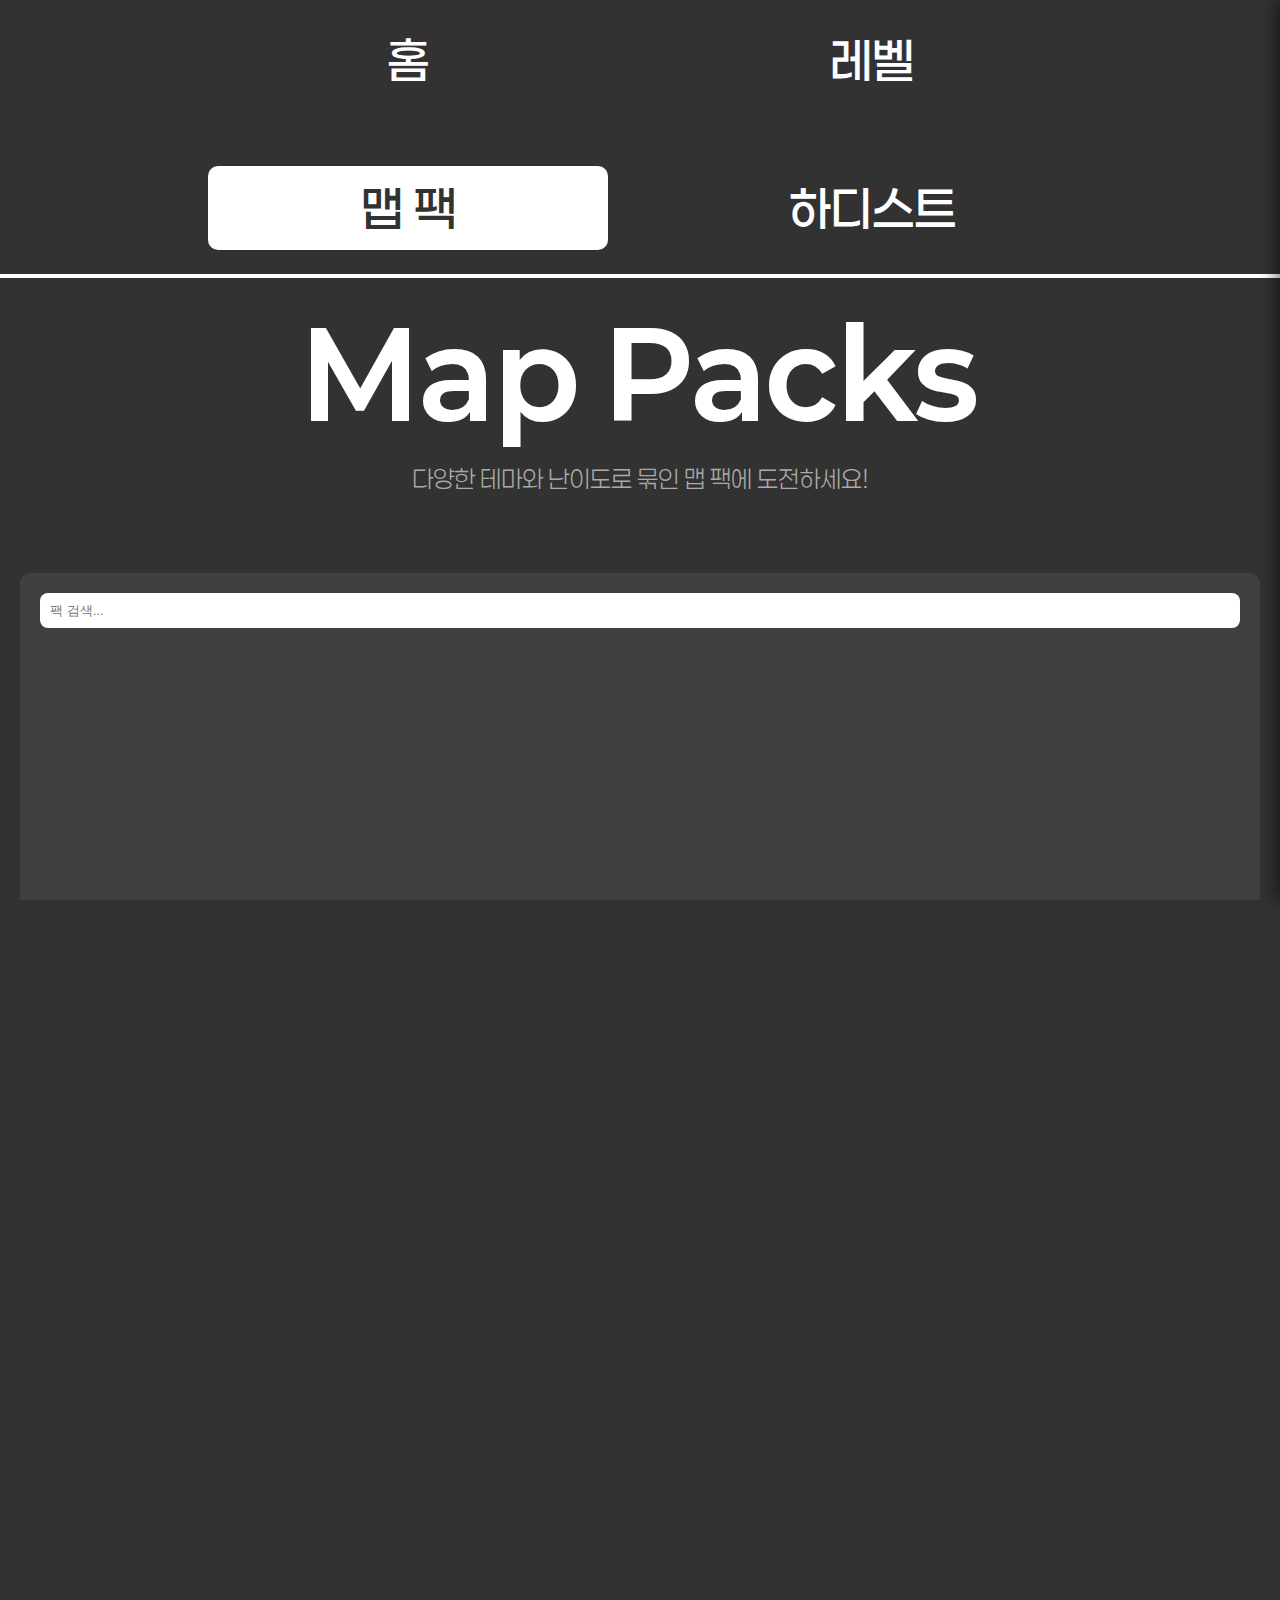
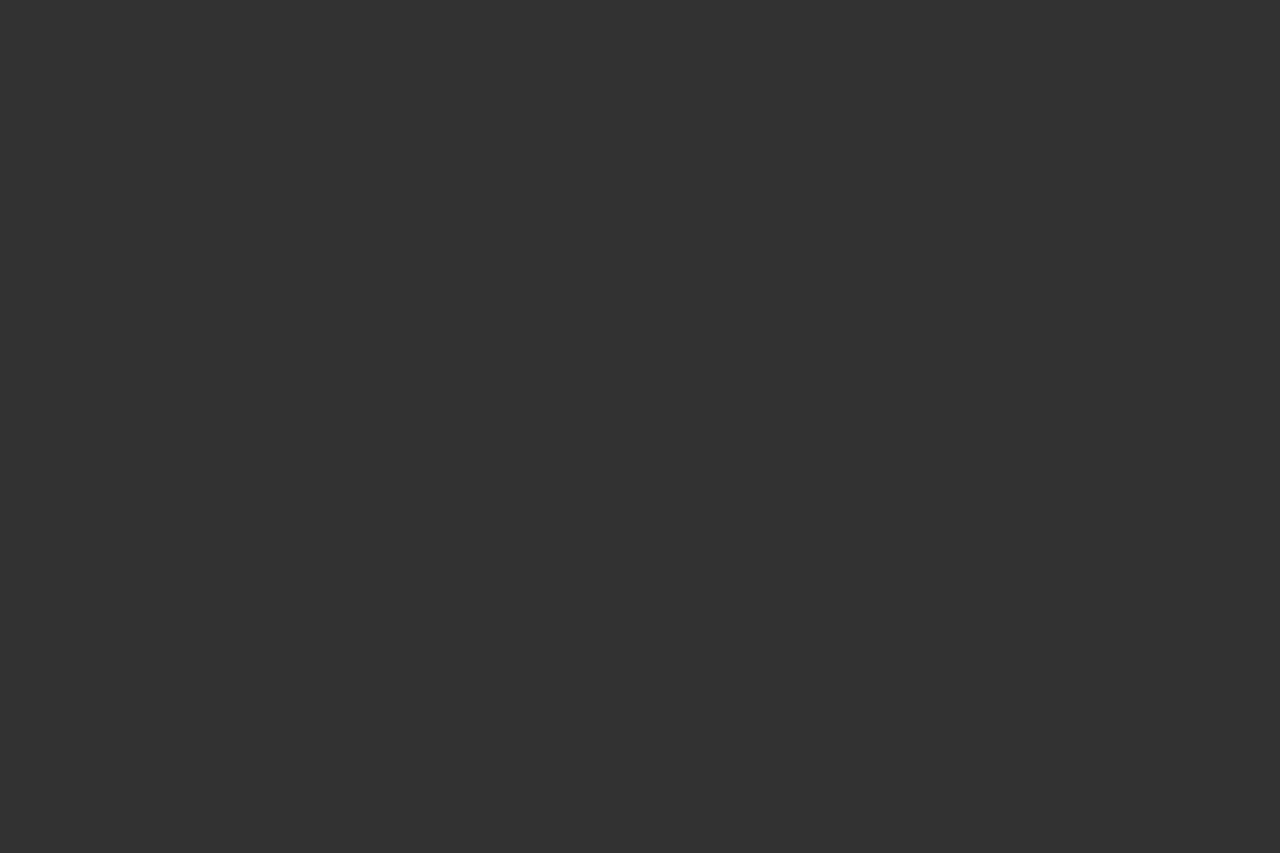
<file: mappack.html>
<!DOCTYPE html>
<html>
<head>
<meta charset="UTF-8" />
<meta name="viewport" content="user-scalable=no, initial-scale=1.0" />
<title>초친 포럼 (맵 팩)</title>

<style>
/* --- 기본 설정 --- */
html, body {
  height: 100%;
  margin: 0;
  background: #323232;
  display: flex;
  flex-direction: column;
  overflow-x: hidden;
}
* { box-sizing: border-box; }

/* 폰트 설정 */
@font-face { font-family: Paperlogy1; src: url('font - paperlogy/Paperlogy-1.ttf'); }
@font-face { font-family: Paperlogy2; src: url('font - paperlogy/Paperlogy-2.ttf'); }
@font-face { font-family: Paperlogy3; src: url('font - paperlogy/Paperlogy-3.ttf'); }
@font-face { font-family: Paperlogy4; src: url('font - paperlogy/Paperlogy-4.ttf'); }
@font-face { font-family: Paperlogy5; src: url('font - paperlogy/Paperlogy-5.ttf'); }
@font-face { font-family: Paperlogy6; src: url('font - paperlogy/Paperlogy-6.ttf'); }
@font-face { font-family: Paperlogy7; src: url('font - paperlogy/Paperlogy-7.ttf'); }
@font-face { font-family: Paperlogy8; src: url('font - paperlogy/Paperlogy-8.ttf'); }
@font-face { font-family: Paperlogy9; src: url('font - paperlogy/Paperlogy-9.ttf'); }

a { color: inherit; text-decoration: none; }

/* --- 헤더 영역 --- */
.header-container {
  display: flex;
  justify-content: center;
  align-items: center;
  gap: 5vw;
  padding: 2vh 0;
  flex-wrap: wrap;
}
.header-btn-wrapper {
  width: min(400px, 90vw);
  display: flex;
  justify-content: center;
}
.header-btn {
  background-color: #323232;
  color: white;
  font-size: clamp(1.5rem, 4vw, 3rem);
  cursor: pointer;
  padding: 1.5vh 0;
  border: none;
  border-radius: 10px;
  width: 100%;
  transition: background-color 0.25s ease, color 0.25s ease;
  font-family: Paperlogy5;
}
.header-btn:hover, .header-btn.active {
  background-color: #fff;
  color: #323232;
}
.divider {
  border: 2px solid white;
  width: 100%;
  height: 0;
  margin: 6px 0;
}

/* --- 메인 컨테이너 --- */
.main-container {
  display: flex;
  gap: 20px;
  padding: 20px;
  align-items: stretch;
  min-height: 800px;
}
  
.container,
.detail-panel {
  background: #404040;
  border-radius: 10px;
  padding: 20px;
  display: flex;
  flex-direction: column;
  overflow: hidden;
}

.container { flex: 1; min-width: 0; }
.detail-panel { flex: 2; background: #505050; overflow-y: auto; min-width: 0; }
.detail-panel.clears-panel { flex: 1; background: #404040; }

.history-panel {
  width: calc(100% - 40px);
  margin: 0 auto 40px auto;
  background: #3a3a3a;
  border-radius: 10px;
  padding: 20px;
  min-height: 200px;
}

@media (max-width: 1400px) {
  .main-container { flex-direction: column; }
  .container, .detail-panel, .detail-panel.clears-panel { width: 100%; margin-bottom: 20px; height: 600px; flex: none; }
}

/* --- 리스트 아이템 스타일 --- */
.item {
  display: flex;
  align-items: center;
  padding: 15px;
  gap: 15px;
  border-bottom: 1px solid #777;
  cursor: pointer;
  transition: 0.2s;
}
.item:hover, .item.active { background-color: #ffffff; }
.item:hover *, .item.active * { color: #000000 !important; }

.pack-tier {
  font-family: Paperlogy9;
  font-size: 1.8rem;
  min-width: 60px;
  text-align: center;
  text-shadow: 2px 2px 4px rgba(0,0,0,0.5); 
}
.title { font-family: Paperlogy7; font-size: 1.4rem; color: #fff; }
.creator { font-family: Paperlogy4; font-size: 0.9rem; color: #d0d0d0; }

/* --- 상세 정보 패널 --- */
.detail-header { text-align: center; margin-bottom: 20px; }
.pack-title { font-family: Paperlogy9; font-size: 3rem; color: #fff; margin-bottom: 5px; }
.pack-subtitle { font-family: Paperlogy4; font-size: 1.1rem; color: #aaa; }

.pack-content-box {
  background: #444;
  border-radius: 10px;
  padding: 20px;
  margin-top: 20px;
}
.content-header {
  font-family: Paperlogy6;
  font-size: 1.5rem;
  color: #fff;
  margin-bottom: 15px;
  border-bottom: 2px solid #666;
  padding-bottom: 10px;
}
.level-item {
  display: flex;
  align-items: center;
  padding: 10px;
  background: #3a3a3a;
  border-radius: 8px;
  margin-bottom: 8px;
  transition: 0.2s;
  cursor: pointer;
}
.level-item:hover { background: #666; transform: translateX(5px); }
.level-idx {
  font-family: Paperlogy7;
  font-size: 1.2rem;
  color: #aaa;
  width: 40px;
  text-align: center;
}
.level-info { flex: 1; }
.level-name { font-family: Paperlogy6; font-size: 1.1rem; color: #fff; }
.level-author { font-family: Paperlogy4; font-size: 0.85rem; color: #ccc; }

.clear-row {
  display: flex;
  justify-content: space-between;
  padding: 8px 10px;
  border-bottom: 1px solid #555;
  color: #fff;
  font-family: Paperlogy5;
}

#detailHeader { text-align: center; margin-bottom: 60px; }
#headerTitle { font-family: Paperlogy7; font-size: 120px; color: #fff; margin: 20px 0; }
#detailSubtitle { color: #aaa; font-family: Paperlogy3; font-size: 24px; }

/* 개발자 패널 */
.dev-panel {
  position: fixed; top: 0; right: -480px; width: 480px; height: 100%;
  background: #2f2f2f; box-shadow: -4px 0 16px rgba(0,0,0,0.5);
  transition: 0.3s; z-index: 9999; display: flex; flex-direction: column;
}
.dev-panel.open { right: 0; }
.dev-content { padding: 20px; overflow-y: auto; flex: 1; }
.dev-input { width: 100%; padding: 10px; margin-bottom: 10px; border-radius: 6px; border: none; font-family: Paperlogy5; }
.dev-label { color: #fff; margin-bottom: 5px; display: block; font-family: Paperlogy4; }

/* 개별 레벨이 클리어되었을 때 */
.level-item.cleared {
  background-color: #2e4a2e !important;
  color: #4f9 !important;
}

/* 맵 팩 전체를 클리어했을 때 (카드 테두리와 배경 강조) */
.mappack-card.all-cleared {
  background-color: #1e3a1e !important;
  border: 3px solid #4f9 !important;
  box-shadow: 0 0 15px rgba(79, 255, 153, 0.3);
}

/* 체크 표시 아이콘 */
.check-mark {
  color: #4f9;
  margin-left: 5px;
  display: none;
}
.level-item.cleared .check-mark {
  display: inline;
}
</style>
</head>

<body>

<div class="header-container">
  <a href="../index.html" class="header-btn-wrapper"><button class="header-btn">홈</button></a>
  <a href="level/classic.html" class="header-btn-wrapper"><button class="header-btn">레벨</button></a>
  <div class="header-btn-wrapper"><button class="header-btn active">맵 팩</button></div>
  <div class="header-btn-wrapper"><button class="header-btn">하디스트</button></div>
</div>

<div class="divider"></div>

<div id="detailHeader">
  <div id="headerTitle">Map Packs</div>
  <div id="detailSubtitle">다양한 테마와 난이도로 묶인 맵 팩에 도전하세요!</div>
</div>

<div class="main-container">
  <div class="container">
    <input id="search" placeholder="팩 검색..." style="width:100%; padding:10px; border-radius:8px; border:none;">
    <div id="packList" style="overflow-y:auto; flex:1;"></div>
  </div>

  <div class="detail-panel">
    <div id="packDetailContent">
      <div style="text-align:center; margin-top:50px; color:#888; font-family:Paperlogy5;">데이터를 불러오는 중...</div>
    </div>
  </div>

  <div class="detail-panel clears-panel">
    <div style="font-family:Paperlogy9; font-size:2.5rem; text-align:center; color:white; margin-bottom:20px;">All Clears</div>
    <div id="packClears"></div>
  </div>
</div>

<div class="history-panel">
  <div style="font-family:Paperlogy9; font-size:2rem; text-align:center; color:white; margin-bottom:10px;">최근 변경 기록</div>
  <div id="historyBox"></div>
</div>

<div id="devPanel" class="dev-panel">
  <div style="padding:20px; border-bottom:1px solid #555;">
    <h2 style="color:white; font-family:Paperlogy7; margin:0;">관리자 패널</h2>
  </div>
  <div id="devContent" class="dev-content"></div>
  <button class="header-btn" onclick="exportJson()" style="margin:20px;">JSON 저장</button>
</div>

<script>
const DEV_PASSWORD = '6974';
const TIER_COLORS = {
  "Tier 1": "#00ffff", "Tier 2": "#00ff00", "Tier 3": "#ffff00",
  "Tier 4": "#ffaa00", "Tier 5": "#ff0000", "Tier 6": "#ff00ff", "Unrated": "#888888"
};

let packData = [];
let classicLevelData = []; 
let changeHistory = [];

// [수정] level/classic.json 경로에서 데이터를 가져옴
Promise.all([
  fetch('mappack.json').then(r => r.json()).catch(() => ({ packs: [], history: [] })),
  fetch('level/classic.json').then(r => r.json()).catch(() => ({ levels: [] })) // levels 대신 buttons
]).then(([packJson, levelJson]) => {
  packData = packJson.packs || [];
  changeHistory = packJson.history || [];
  classicLevelData = levelJson.levels || []; // 이 부분을 buttons로 변경!
  
  initPage();
}).catch(err => {
  console.error("데이터 로딩 실패:", err);
  document.getElementById('packDetailContent').innerHTML = "데이터 로드 오류";
});

function initPage() {
  renderList(packData);
  renderHistory();
  if(packData.length > 0) showPackDetail(packData[0]);
}

function renderList() {
  const container = document.getElementById('mappackContainer');
  container.innerHTML = '';

  mapPacks.forEach(pack => {
    let clearedCount = 0;
    
    // 팩 내부 레벨들의 HTML 생성
    const levelsHTML = pack.levels.map(title => {
      const cleared = checkIfLevelCleared(title);
      if (cleared) clearedCount++;
      
      return `
        <div class="level-item ${cleared ? 'cleared' : ''}">
          <span>${title}</span>
          <span class="check-mark">✅</span>
        </div>
      `;
    }).join('');

    // 모든 레벨을 다 깼는지 확인
    const isAllCleared = clearedCount === pack.levels.length && pack.levels.length > 0;

    const packCard = document.createElement('div');
    packCard.className = `mappack-card ${isAllCleared ? 'all-cleared' : ''}`;
    packCard.innerHTML = `
      <div class="mappack-title">${pack.title}</div>
      <div class="progress">Progress: ${clearedCount} / ${pack.levels.length}</div>
      <div class="level-list">${levelsHTML}</div>
    `;
    container.appendChild(packCard);
  });
}

// [핵심] classicLevelData를 검색해서 이동
function goToLevelAuto(levelName, author) {
  // classicLevelData(json의 buttons 배열)에서 찾기
  const target = classicLevelData.find(l => 
    l.title.trim().toLowerCase() === levelName.trim().toLowerCase() &&
    l.creator.trim().toLowerCase() === author.trim().toLowerCase()
  );

  if (target && target.id) {
    window.location.href = `level/classic.html?id=${target.id}`;
  } else {
    // 찾지 못했을 때 디버깅을 위해 콘솔에 데이터를 찍어볼 수 있어
    console.log("검색 중인 레벨:", levelName, author);
    console.log("대상 데이터 리스트:", classicLevelData);
    alert(`'${levelName}' 레벨을 찾을 수 없습니다. (제작자: ${author})`);
  }
}

function showPackDetail(pack, el) {
  document.querySelectorAll('.item.active').forEach(i => i.classList.remove('active'));
  if(el) el.classList.add('active');

  const tierColor = TIER_COLORS[pack.tier] || "#ffffff";
  const content = document.getElementById('packDetailContent');
  
  content.innerHTML = `
    <div class="detail-header">
      <div class="pack-title">${pack.title}</div>
      <div class="pack-subtitle">${pack.description}</div>
      <div style="margin-top:10px;">
        <span style="background:#333; padding:5px 12px; border-radius:15px; border: 1px solid ${tierColor}; color: ${tierColor}; font-weight:bold;">${pack.tier}</span>
        <span style="background:#444; padding:5px 12px; border-radius:15px; margin-left:5px; color:#ddd;">Levels: ${pack.levels.length}</span>
      </div>
    </div>

    <div class="pack-content-box">
      <div class="content-header">수록곡 리스트</div>
      ${pack.levels.map((lvl, idx) => `
        <div class="level-item" onclick="goToLevelAuto('${lvl.name}', '${lvl.author}')">
          <div class="level-idx">${idx + 1}</div>
          <div class="level-info">
            <div class="level-name">${lvl.name}</div>
            <div class="level-author">by ${lvl.author}</div>
          </div>
          <div style="color:#888; font-size:0.8rem;">Click to View →</div>
        </div>
      `).join('')}
    </div>
  `;

  const clearBox = document.getElementById('packClears');
  clearBox.innerHTML = '';
  if(pack.clears && pack.clears.length > 0) {
    pack.clears.forEach(c => {
      const row = document.createElement('div');
      row.className = 'clear-row';
      row.innerHTML = `<span class="clear-user">${c.player}</span><span class="clear-date">${c.date}</span>`;
      clearBox.appendChild(row);
    });
  } else {
    clearBox.innerHTML = '<div style="text-align:center; color:#777; margin-top:20px;">클리어 유저가 없습니다.</div>';
  }
}

document.getElementById('search').addEventListener('input', (e) => {
  const val = e.target.value.toLowerCase();
  const filtered = packData.filter(p => p.title.toLowerCase().includes(val));
  renderList(filtered);
});

/* --- 관리자 패널 --- */
document.addEventListener('keydown', e => {
  if (e.ctrlKey && e.shiftKey && e.key.toLowerCase() === 'e') {
    if (prompt('비밀번호') === DEV_PASSWORD) {
      document.getElementById('devPanel').classList.add('open');
      renderDevHome();
    }
  }
});

function renderDevHome() {
  const box = document.getElementById('devContent');
  box.innerHTML = `
    <button class="header-btn" onclick="renderAddPack()">팩 추가</button>
    <button class="header-btn" onclick="renderAddClear()">클리어 기록 추가</button>
    <button class="header-btn" onclick="document.getElementById('devPanel').classList.remove('open')" style="margin-top:20px;">닫기</button>
  `;
}

function renderAddPack() {
  const box = document.getElementById('devContent');
  box.innerHTML = `
    <div class="dev-label">팩 제목</div>
    <input id="p-title" class="dev-input">
    <div class="dev-label">티어</div>
    <select id="p-tier" class="dev-input">
      ${Object.keys(TIER_COLORS).map(k => `<option value="${k}">${k}</option>`).join('')}
    </select>
    <div class="dev-label">설명</div>
    <input id="p-desc" class="dev-input">
    <div class="dev-label">레벨 목록 (JSON)</div>
    <textarea id="p-levels" class="dev-input" style="height:150px; background:#444; color:#fff;" placeholder='[{"name":"이름", "author":"제작자"}]'></textarea>
    <button class="header-btn" onclick="submitPack()">저장</button>
  `;
}

function submitPack() {
  try {
    const newPack = {
      id: "pack" + Date.now(),
      title: document.getElementById('p-title').value,
      tier: document.getElementById('p-tier').value,
      creator: "Admin",
      description: document.getElementById('p-desc').value,
      levels: JSON.parse(document.getElementById('p-levels').value),
      clears: []
    };
    packData.push(newPack);
    addHistory("팩 추가", newPack.title);
    initPage();
    renderDevHome();
  } catch(e) { alert("JSON 오류"); }
}

function renderAddClear() {
  const box = document.getElementById('devContent');
  box.innerHTML = `
    <div class="dev-label">팩 선택</div>
    <select id="c-pack" class="dev-input">
      ${packData.map((p, i) => `<option value="${i}">${p.title}</option>`).join('')}
    </select>
    <div class="dev-label">플레이어</div>
    <input id="c-player" class="dev-input">
    <button class="header-btn" onclick="submitClear()">추가</button>
  `;
}

function submitClear() {
  const idx = document.getElementById('c-pack').value;
  const player = document.getElementById('c-player').value;
  if(!player) return;
  packData[idx].clears.push({ player, date: new Date().toISOString().split('T')[0] });
  showPackDetail(packData[idx]);
  renderDevHome();
}

function addHistory(type, msg) {
  changeHistory.unshift({ time: new Date().toISOString().split('T')[0], type, detail: msg });
  renderHistory();
}

function renderHistory() {
  const box = document.getElementById('historyBox');
  box.innerHTML = changeHistory.slice(0, 10).map(h => `
    <div style="color:#ccc; font-family:Paperlogy3; margin-bottom:5px;">
      <span style="color:#66ccff">[${h.time}]</span> <b>${h.type}</b>: ${h.detail}
    </div>
  `).join('');
}

function exportJson() {
  const data = { packs: packData, history: changeHistory };
  const blob = new Blob([JSON.stringify(data, null, 2)], {type:'application/json'});
  const a = document.createElement('a');
  a.href = URL.createObjectURL(blob);
  a.download = 'mappack.json';
  a.click();
}

// classic.html에서 저장한 계정 정보를 가져옴
let currentUser = localStorage.getItem('currentUser') || null;

function checkIfLevelCleared(levelTitle) {
  if (!currentUser) return false;
  
  // demonData는 classic.json에서 가져온 레벨 배열
  const levelData = demonData.find(l => l.title === levelTitle);
  if (!levelData) return false;

  const name = currentUser.toLowerCase();

  // 1. 클리어 명단에 100% 기록이 있는지 확인
  const isCleared = levelData.clears && levelData.clears.some(c => 
    c.player.toLowerCase() === name && Number(c.percent) === 100
  );
  
  // 2. 검증자(Verifier)인지 확인
  const isVerifier = levelData.verifier && levelData.verifier.toLowerCase() === name;

  return isCleared || isVerifier;
}

function selectAccount() {
  const name = prompt("본인의 닉네임을 입력해줘:");
  if (name) {
    currentUser = name;
    localStorage.setItem('currentUser', name); // 브라우저에 저장해서 페이지 이동해도 유지
    renderMapPacks(); // 즉시 다시 그리기
  }
}
</script>
</body>
</html>
</file>
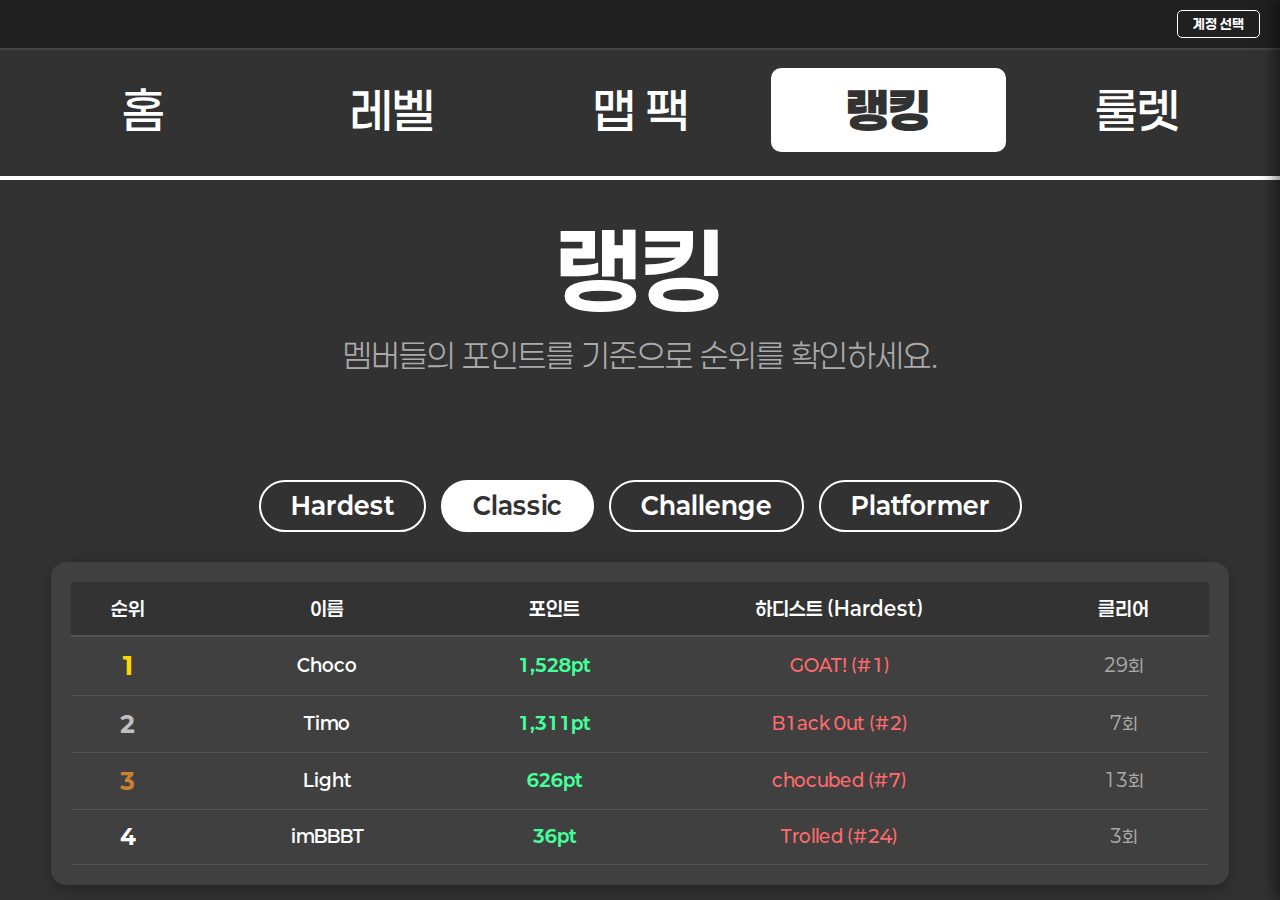
<file: ranking.html>
<!doctype html>
<html>
  <head>
    <meta charset="UTF-8" />
    <meta name="viewport" content="width=device-width, initial-scale=1.0" />
    <title>초친 포럼 (랭킹)</title>
    <style>
      html,
      body {
        height: 100vh;
        margin: 0;
        background: #323232;
        display: flex;
        flex-direction: column;
        overflow: hidden;
      }
      * {
        box-sizing: border-box;
      }

      /* 폰트 설정 (Root 경로 기준) */
      @font-face {
        font-family: Paperlogy1;
        src: url('font - paperlogy/Paperlogy-1.ttf');
        font-display: swap;
      }
      @font-face {
        font-family: Paperlogy2;
        src: url('font - paperlogy/Paperlogy-2.ttf');
        font-display: swap;
      }
      @font-face {
        font-family: Paperlogy3;
        src: url('font - paperlogy/Paperlogy-3.ttf');
        font-display: swap;
      }
      @font-face {
        font-family: Paperlogy4;
        src: url('font - paperlogy/Paperlogy-4.ttf');
        font-display: swap;
      }
      @font-face {
        font-family: Paperlogy5;
        src: url('font - paperlogy/Paperlogy-5.ttf');
        font-display: swap;
      }
      @font-face {
        font-family: Paperlogy6;
        src: url('font - paperlogy/Paperlogy-6.ttf');
        font-display: swap;
      }
      @font-face {
        font-family: Paperlogy7;
        src: url('font - paperlogy/Paperlogy-7.ttf');
        font-display: swap;
      }
      @font-face {
        font-family: Paperlogy8;
        src: url('font - paperlogy/Paperlogy-8.ttf');
        font-display: swap;
      }
      @font-face {
        font-family: Paperlogy9;
        src: url('font - paperlogy/Paperlogy-9.ttf');
        font-display: swap;
      }

      a {
        color: inherit;
        text-decoration: none;
      }

      /* --- 계정 바 스타일 --- */
      .auth-bar {
        background: #202020;
        padding: 10px 20px;
        display: flex;
        justify-content: flex-end;
        align-items: center;
        gap: 15px;
        border-bottom: 2px solid #444;
      }
      .user-status {
        color: #4f9;
        font-family: Paperlogy5;
        font-size: 0.95rem;
      }
      .auth-btn {
        background: transparent;
        border: 1.5px solid #fff;
        color: #fff;
        padding: 5px 15px;
        border-radius: 5px;
        font-family: Paperlogy7;
        cursor: pointer;
        transition: 0.2s;
      }
      .auth-btn:hover {
        background: #fff;
        color: #000;
      }

      /* --- 헤더 --- */
      .header-container {
        display: flex;
        justify-content: center;
        align-items: center;
        gap: 1vw;
        padding: 2vh 2vw;
        flex-wrap: wrap;
      }
      .header-btn-wrapper {
        flex: 1;
        display: flex;
        justify-content: center;
        min-width: 160px;
      }
      .header-btn {
        background-color: #323232;
        color: white;
        font-size: clamp(1.5rem, 4vw, 3rem);
        cursor: pointer;
        padding: 1.5vh 0;
        border: none;
        border-radius: 10px;
        width: 100%;
        transition:
          background-color 0.25s ease,
          color 0.25s ease;
        font-family: Paperlogy5;
      }
      .header-btn:hover,
      .header-btn.active {
        background-color: #fff;
        color: #323232;
        font-family: Paperlogy9;
      }
      .divider {
        border: 2px solid white;
        width: 100%;
        height: 0;
        margin: 6px 0;
      }
      .hamburger {
        display: none;
        font-size: 2.5rem;
        color: white;
        background: none;
        border: none;
        cursor: pointer;
        padding: 10px;
      }
      .header-container.open .header-btn-wrapper {
        display: flex;
      }

      /* --- 페이지 타이틀 --- */
      .page-title-container {
        text-align: center;
        margin: 2rem 0 3rem 0;
        padding: 0 1rem;
      }
      .page-title {
        font-family: Paperlogy7;
        font-size: clamp(2.5rem, 8vw, 6rem);
        color: #fff;
        margin: 0;
        line-height: 1.1;
      }
      .page-subtitle {
        font-family: Paperlogy3;
        font-size: clamp(1rem, 2.5vw, 2rem);
        color: #aaa;
        margin-top: 0.5rem;
        line-height: 1.5;
      }

      /* --- 메인 컨텐츠 --- */
      .main-container {
        flex: 1;
        padding: 20px;
        overflow-y: auto;
        display: flex;
        flex-direction: column;
        align-items: center;
      }

      .mode-selector {
        display: flex;
        gap: 15px;
        margin-bottom: 30px;
        justify-content: center;
      }
      .mode-btn {
        background: transparent;
        border: 2px solid #fff;
        color: #fff;
        padding: 10px 30px;
        border-radius: 999px;
        font-family: Paperlogy7;
        font-size: 1.5rem;
        cursor: pointer;
        transition: 0.2s;
      }
      .mode-btn:hover {
        background: rgba(255, 255, 255, 0.2);
      }
      .mode-btn.active {
        background: #fff;
        color: #323232;
      }

      /* --- 랭킹 테이블 --- */
      .ranking-table-wrapper {
        width: 100%;
        max-width: 95%;
        background: #404040;
        border-radius: 15px;
        padding: 20px;
        box-shadow: 0 4px 15px rgba(0, 0, 0, 0.3);
      }
      table {
        width: 100%;
        border-collapse: collapse;
        color: white;
        font-family: Paperlogy4;
      }
      th {
        background: #333;
        padding: 15px;
        font-family: Paperlogy6;
        font-size: 1.2rem;
        border-bottom: 2px solid #555;
        text-align: center;
      }
      td {
        padding: 15px;
        border-bottom: 1px solid #555;
        text-align: center;
        font-size: 1.1rem;
      }
      tr:hover {
        background: #4a4a4a;
      }

      .rank-num {
        font-family: Paperlogy8;
        font-size: 1.3rem;
      }
      .rank-1 {
        color: #ffd700;
        font-size: 1.5rem;
      }
      .rank-2 {
        color: #c0c0c0;
        font-size: 1.4rem;
      }
      .rank-3 {
        color: #cd7f32;
        font-size: 1.4rem;
      }

      .user-name {
        font-family: Paperlogy6;
        color: #fff;
      }
      .user-points {
        color: #4f9;
        font-family: Paperlogy7;
      }
      .hardest-level {
        color: #ff6b6b;
        font-family: Paperlogy5;
      }
      .clear-count {
        color: #aaa;
      }

      @media (max-width: 768px) {
        .header-container {
          flex-direction: column;
          gap: 10px;
        }
        .header-btn-wrapper {
          width: 90%;
        }
        .mode-btn {
          padding: 8px 20px;
          font-size: 1.2rem;
        }
        th,
        td {
          padding: 10px 5px;
          font-size: 0.9rem;
        }
        .hardest-level {
          font-size: 0.85rem;
        }
        .hamburger {
          display: block;
        }
      }

      /* --- 개발자 패널 --- */
      .dev-panel {
        position: fixed;
        top: 0;
        right: -450px;
        width: 450px;
        height: 100%;
        background: #222;
        color: white;
        transition: 0.3s ease-in-out;
        z-index: 1000;
        padding: 25px;
        overflow-y: auto;
        border-left: 3px solid #444;
        box-shadow: -5px 0 15px rgba(0, 0, 0, 0.5);
        font-family: 'Paperlogy5', sans-serif;
      }
      .dev-panel.open {
        right: 0;
      }
      #devPanel h3 {
        font-family: 'Paperlogy9';
        margin-top: 0;
        color: #fff;
        border-bottom: 2px solid #444;
        padding-bottom: 10px;
      }
      #devPanel label {
        display: block;
        margin-top: 15px;
        margin-bottom: 5px;
        font-size: 0.85rem;
        color: #aaa;
        font-family: 'Paperlogy7';
      }
      .dev-input {
        width: 100%;
        padding: 10px;
        margin-bottom: 10px;
        background: #333;
        color: white;
        border: 1px solid #555;
        border-radius: 5px;
        font-family: 'Paperlogy3';
        font-size: 0.9rem;
        transition: border 0.2s;
      }
      .dev-input:focus {
        outline: none;
        border-color: #4f9;
      }
      .dev-btn {
        width: 100%;
        padding: 12px;
        background: #444;
        border: none;
        color: white;
        border-radius: 6px;
        cursor: pointer;
        margin-top: 10px;
        font-family: 'Paperlogy7';
        font-size: 1rem;
        transition: 0.2s;
      }
      .dev-btn:hover {
        background: #666;
        transform: translateY(-2px);
      }
      .dev-btn-save {
        background: #2ecc71 !important;
        color: #000 !important;
      }
      .dev-btn-save:hover {
        background: #27ae60 !important;
      }
      #devContent .item {
        background: #2a2a2a;
        margin-bottom: 5px;
        border-radius: 4px;
        cursor: pointer;
        border-left: 4px solid #555;
        transition: 0.2s;
        padding: 10px;
      }
      #devContent .item:hover {
        background: #3a3a3a;
        border-left-color: #4f9;
        padding-left: 15px !important;
      }
    </style>
  </head>
  <body>
    <div class="auth-bar">
      <div id="userStatus" class="user-status"></div>
      <button class="auth-btn" onclick="login()">계정 선택</button>
    </div>

    <div class="header-container">
      <button class="hamburger" onclick="toggleMenu()">☰</button>
      <a href="index.html" class="header-btn-wrapper"
        ><button class="header-btn">홈</button></a
      >
      <a href="level.html" class="header-btn-wrapper"
        ><button class="header-btn">레벨</button></a
      >
      <a href="mappack.html" class="header-btn-wrapper">
        <button class="header-btn">맵 팩</button>
      </a>
      <div class="header-btn-wrapper">
        <button class="header-btn active">랭킹</button>
      </div>
      <a href="roulette.html" class="header-btn-wrapper">
        <button class="header-btn">룰렛</button>
      </a>
    </div>

    <div class="divider"></div>

    <div class="page-title-container">
      <h1 class="page-title">랭킹</h1>
      <p class="page-subtitle">
        멤버들의 포인트를 기준으로 순위를 확인하세요.
      </p>
    </div>

    <div class="main-container">
      <div class="mode-selector">
        <button class="mode-btn" onclick="switchMode('hardest')">
          Hardest
        </button>
        <button class="mode-btn active" onclick="switchMode('classic')">
          Classic
        </button>
        <button class="mode-btn" onclick="switchMode('challenge')">
          Challenge
        </button>
        <button class="mode-btn" onclick="switchMode('platformer')">
          Platformer
        </button>
      </div>

      <div class="ranking-table-wrapper">
        <table>
          <thead id="rankingHead">
            <tr>
              <th style="width: 10%">순위</th>
              <th style="width: 25%">이름</th>
              <th style="width: 15%">포인트</th>
              <th style="width: 35%">하디스트 (Hardest)</th>
              <th style="width: 15%">클리어</th>
            </tr>
          </thead>
          <tbody id="rankingBody">
            <!-- JS로 데이터 로드 -->
          </tbody>
        </table>
      </div>
    </div>

    <div id="devPanel" class="dev-panel">
      <div class="detail-header" style="margin-top: 20px">
        <div
          class="detail-title"
          style="
            font-size: 2.5rem;
            font-family: Paperlogy9;
            text-align: center;
            margin-bottom: 20px;
          "
        >
          개발자 패널
        </div>
        <div id="devContent" class="dev-content"></div>
      </div>
    </div>

    <script>
      const DATA_URLS = {
        hardest: 'level/hardest.json',
        classic: 'level/classic.json',
        challenge: 'level/challenge.json',
        platformer: 'level/platformer.json',
      };

      let currentMode = 'classic';
      let levelData = {};
      let currentUser = localStorage.getItem('currentUser') || null;
      let allLevels = [];

      const DEV_PASSWORD = 'tyviva123';
      let githubConfig = {
        owner: 'imBBBT-second',
        repo: 'chochin-forum',
        path: 'level/hardest.json',
        token: localStorage.getItem('gh_token') || '',
      };

      document.addEventListener('DOMContentLoaded', async () => {
        await loadAllData();
        renderRanking();
        updateUserStatus();
      });

      async function loadAllData() {
        try {
          const [hardest, classic, challenge, platformer] = await Promise.all([
            fetch(DATA_URLS.hardest)
              .then((r) => r.json())
              .catch(() => []),
            fetch(DATA_URLS.classic).then((r) => r.json()),
            fetch(DATA_URLS.challenge).then((r) => r.json()),
            fetch(DATA_URLS.platformer).then((r) => r.json()),
          ]);

          levelData = {
            hardest: hardest,
            classic: classic.levels || classic,
            challenge: challenge.levels || challenge,
            platformer: platformer.levels || platformer,
          };

          allLevels = [
            ...(levelData.classic || []),
            ...(levelData.challenge || []),
            ...(levelData.platformer || []),
          ];
        } catch (e) {
          console.error('데이터 로드 실패', e);
          document.getElementById('rankingBody').innerHTML =
            '<tr><td colspan="5">데이터를 불러오는데 실패했습니다.</td></tr>';
        }
      }

      function login() {
        const name = prompt('닉네임을 입력해주세요.');
        if (!name) return;
        currentUser = name;
        localStorage.setItem('currentUser', name);
        updateUserStatus();
        alert(`${name}님, 환영합니다!`);
        renderRanking();
      }

      function switchMode(mode) {
        currentMode = mode;
        document.querySelectorAll('.mode-btn').forEach((btn) => {
          btn.classList.remove('active');
          if (btn.innerText.toLowerCase() === mode) btn.classList.add('active');
        });
        renderRanking();
      }

      function getRankPoints(rank) {
        if (typeof rank !== 'number') return 0;
        if (rank === 1) return 200;
        if (rank === 2) return 180;
        if (rank >= 3 && rank <= 5) return 150;
        if (rank >= 6 && rank <= 10) return 120;
        if (rank >= 11 && rank <= 15) return 50;
        if (rank >= 16 && rank <= 20) return 20;
        if (rank >= 21) return 10;
        return 0;
      }

      function getUserPoints(level, username) {
        if (!username || !level) return 0;
        const rank = level.id;
        const base = getRankPoints(rank);
        const lowerUser = username.toLowerCase();

        if (level.verifier && level.verifier.toLowerCase() === lowerUser)
          return Math.floor(base * 1.5);

        if (level.clears && level.clears.length > 0) {
          if (
            level.clears[0].player.toLowerCase() === lowerUser &&
            Number(level.clears[0].percent) === 100
          )
            return Math.floor(base * 1.3);
          if (
            level.clears.some(
              (c) =>
                c.player.toLowerCase() === lowerUser &&
                Number(c.percent) === 100,
            )
          )
            return base;
        }
        return 0;
      }

      function calculateUserStats(levels) {
        const userMap = {};

        levels.forEach((level) => {
          const rank = level.id;
          const basePoints = getRankPoints(rank);

          // Verifier 처리
          if (level.verifier) {
            const vName = level.verifier;
            if (!userMap[vName])
              userMap[vName] = {
                points: 0,
                clears: 0,
                hardestRank: 9999,
                hardestName: '',
              };

            userMap[vName].points += Math.floor(basePoints * 1.5);
            userMap[vName].clears += 1; // 베리파이어도 클리어로 간주
            if (rank < userMap[vName].hardestRank) {
              userMap[vName].hardestRank = rank;
              userMap[vName].hardestName = level.title;
            }
          }

          // Clears 처리
          if (level.clears && Array.isArray(level.clears)) {
            level.clears.forEach((clear, idx) => {
              const pName = clear.player;
              // 베리파이어와 중복되면 스킵 (이미 처리됨)
              if (
                level.verifier &&
                pName.toLowerCase() === level.verifier.toLowerCase()
              )
                return;

              if (!userMap[pName])
                userMap[pName] = {
                  points: 0,
                  clears: 0,
                  hardestRank: 9999,
                  hardestName: '',
                };

              // 100% 클리어만 포인트 지급 (일반적으로)
              if (Number(clear.percent) === 100) {
                let pts = basePoints;
                // 첫 클리어 보너스 (목록의 첫번째가 첫클리어라고 가정)
                if (idx === 0) pts = Math.floor(basePoints * 1.3);

                userMap[pName].points += pts;
                userMap[pName].clears += 1;

                if (rank < userMap[pName].hardestRank) {
                  userMap[pName].hardestRank = rank;
                  userMap[pName].hardestName = level.title;
                }
              }
            });
          }
        });

        // 배열로 변환 및 정렬
        return Object.entries(userMap)
          .map(([name, stats]) => ({
            name,
            points: stats.points,
            clears: stats.clears,
            hardest: stats.hardestName,
            hardestRank: stats.hardestRank,
          }))
          .sort((a, b) => b.points - a.points);
      }

      function renderRanking() {
        const thead = document.getElementById('rankingHead');
        const tbody = document.getElementById('rankingBody');
        tbody.innerHTML = '';

        let rankingData = [];
        const isHardest = currentMode === 'hardest';

        if (isHardest) {
          thead.innerHTML = `
            <tr>
              <th style="width: 15%">순위</th>
              <th style="width: 35%">이름</th>
              <th style="width: 50%">레벨 이름</th>
            </tr>`;
          rankingData = levelData['hardest'] || [];
        } else {
          thead.innerHTML = `
            <tr>
              <th style="width: 10%">순위</th>
              <th style="width: 25%">이름</th>
              <th style="width: 15%">포인트</th>
              <th style="width: 35%">하디스트 (Hardest)</th>
              <th style="width: 15%">클리어</th>
            </tr>`;
          const levels = levelData[currentMode] || [];
          rankingData = calculateUserStats(levels);
        }

        if (rankingData.length === 0) {
          const colSpan = isHardest ? 3 : 5;
          tbody.innerHTML = `<tr><td colspan="${colSpan}" style="padding:30px; color:#aaa;">데이터가 없습니다.</td></tr>`;
          return;
        }

        rankingData.forEach((user, index) => {
          const rank = index + 1;
          let rankClass = 'rank-num';
          if (rank === 1) rankClass += ' rank-1';
          else if (rank === 2) rankClass += ' rank-2';
          else if (rank === 3) rankClass += ' rank-3';

          const tr = document.createElement('tr');
          if (
            currentUser &&
            user.name.toLowerCase() === currentUser.toLowerCase()
          ) {
            tr.style.backgroundColor = '#2e4a2e';
          }

          if (isHardest) {
            let levelRankStr = '';
            if (user.hardest) {
              const found = allLevels.find(
                (l) => l.title.toLowerCase() === user.hardest.toLowerCase().trim(),
              );
              if (found) levelRankStr = ` (#${found.id})`;
            }
            tr.innerHTML = `
            <td class="${rankClass}">${rank}</td>
            <td class="user-name">${user.name}</td>
            <td class="hardest-level" style="color:#fff;">${user.hardest || '-'}${levelRankStr}</td>
          `;
          } else {
            const hardestStr = user.hardest ? `${user.hardest} (#${user.hardestRank})` : '-';
            tr.innerHTML = `
            <td class="${rankClass}">${rank}</td>
            <td class="user-name">${user.name}</td>
            <td class="user-points">${user.points.toLocaleString()}pt</td>
            <td class="hardest-level">${hardestStr}</td>
            <td class="clear-count">${user.clears}회</td>
          `;
          }
          tbody.appendChild(tr);
        });
      }

      /* ================= 개발자 패널 로직 ================= */
      document.addEventListener('keydown', (e) => {
        if (e.ctrlKey && e.shiftKey && e.key.toLowerCase() === 'e') {
          const panel = document.getElementById('devPanel');
          if (panel.classList.contains('open')) panel.classList.remove('open');
          else if (prompt('개발자 비밀번호') === DEV_PASSWORD) {
            panel.classList.add('open');
            renderDevHome();
          }
        }
      });

      function renderDevHome() {
        document.getElementById('devContent').innerHTML = `
          <button class="dev-btn" onclick="renderUserForm()">새 유저 등록</button>
          <button class="dev-btn" onclick="renderEditList()">유저 수정 / 순위 변경</button>
          <button class="dev-btn" onclick="renderGitHubConfig()" style="background:#8e44ad;">GitHub 설정</button>
          <button class="dev-btn" onclick="saveToGitHub()" style="background:#2980b9;">GitHub에 저장</button>
          <button class="dev-btn" onclick="exportJson()" style="background:#5cb85c;">JSON 내보내기</button>
        `;
      }

      function renderEditList() {
        const hardestData = levelData.hardest || [];
        let html =
          '<h3>수정할 유저 선택</h3><div style="max-height:300px; overflow-y:auto; background:#333; border-radius:5px;">';
        hardestData.forEach((user, idx) => {
          html += `<div class="item" onclick="renderUserForm()">
                    ${idx + 1}. ${user.name} (${user.hardest || ''})
                  </div>`;
        });
        html +=
          '</div><button class="dev-btn" onclick="renderDevHome()">뒤로가기</button>';
        document.getElementById('devContent').innerHTML = html;
      }

      function renderUserForm(idx = null) {
        const isEdit = idx !== null;
        const hardestData = levelData.hardest || [];
        const user = isEdit ? hardestData[idx] : { name: '', hardest: '' };
        const currentRank = isEdit ? idx + 1 : hardestData.length + 1;

        document.getElementById('devContent').innerHTML = `
          <h3>${isEdit ? '유저 수정' : '새 유저 등록'}</h3>
          <label>순위 (1 ~ ${hardestData.length + (isEdit ? 0 : 1)})</label>
          <input id="u-rank" class="dev-input" type="number" value="">
          
          <label>이름</label>
          <input id="u-name" class="dev-input" value="${user.name || ''}">
          
          <label>하디스트 레벨</label>
          <input id="u-hardest" class="dev-input" value="${user.hardest || ''}">
          
          <button class="dev-btn dev-btn-save" onclick="saveUserForm()">${isEdit ? '수정 완료' : '등록 완료'}</button>
          ${isEdit ? `<button class="dev-btn" onclick="deleteUser()" style="background:#e74c3c;">삭제</button>` : ''}
          <button class="dev-btn" onclick="renderDevHome()">취소</button>
        `;
      }

      function saveUserForm(idx) {
        const name = document.getElementById('u-name').value.trim();
        const hardest = document.getElementById('u-hardest').value.trim();
        const rankInput = document.getElementById('u-rank');
        let targetRank = parseInt(rankInput.value);

        if (!name) {
          alert('이름을 입력하세요.');
          return;
        }

        if (!levelData.hardest) levelData.hardest = [];
        const hardestData = levelData.hardest;

        // Rank validation
        if (isNaN(targetRank) || targetRank < 1) targetRank = 1;
        if (targetRank > hardestData.length + 1)
          targetRank = hardestData.length + 1;

        const newUser = { name, hardest };

        if (idx !== null) {
          // Edit existing
          hardestData.splice(idx, 1); // Remove old
          hardestData.splice(targetRank - 1, 0, newUser); // Insert new at target
        } else {
          // Add new
          hardestData.splice(targetRank - 1, 0, newUser);
        }

        renderRanking();
        alert('저장되었습니다 (로컬). GitHub 저장을 잊지 마세요.');
        renderDevHome();
      }

      function deleteUser(idx) {
        if (!confirm('정말 삭제하시겠습니까?')) return;
        levelData.hardest.splice(idx, 1);
        renderRanking();
        alert('삭제되었습니다.');
        renderDevHome();
      }

      function renderGitHubConfig() {
        const isTokenFixed = !!githubConfig.token;
        document.getElementById('devContent').innerHTML = `
          <h3>GitHub 연동 설정</h3>
          <label>Repository Owner</label>
          <input class="dev-input" value="${githubConfig.owner}" readonly style="background:#222; color:#888;">
          <label>Repository Name</label>
          <input class="dev-input" value="${githubConfig.repo}" readonly style="background:#222; color:#888;">
          <label>File Path</label>
          <input class="dev-input" value="${githubConfig.path}" readonly style="background:#222; color:#888;">
          <label>Personal Access Token</label>
          <input id="gh-token" class="dev-input" type="password" value="${githubConfig.token}" placeholder="ghp_...">
          <button class="dev-btn dev-btn-save" onclick="saveGitHubConfig()">토큰 저장</button>
          <button class="dev-btn" onclick="renderDevHome()">뒤로가기</button>
        `;
      }

      function saveGitHubConfig() {
        githubConfig.token = document.getElementById('gh-token').value.trim();
        localStorage.setItem('gh_token', githubConfig.token);
        alert('토큰이 저장되었습니다.');
        renderDevHome();
      }

      async function saveToGitHub() {
        if (!githubConfig.token) {
          alert('GitHub 토큰이 설정되지 않았습니다.');
          renderGitHubConfig();
          return;
        }

        const content = JSON.stringify(levelData.hardest || [], null, 2);
        const url = `https://api.github.com/repos/${githubConfig.owner}/${githubConfig.repo}/contents/${githubConfig.path}`;

        try {
          // Get SHA
          const getRes = await fetch(url, {
            headers: { Authorization: `Bearer ${githubConfig.token}` },
          });
          const getJson = await getRes.json();
          const sha = getJson.sha;

          // Update
          const putRes = await fetch(url, {
            method: 'PUT',
            headers: {
              Authorization: `Bearer ${githubConfig.token}`,
              'Content-Type': 'application/json',
            },
            body: JSON.stringify({
              message: 'Update hardest ranking via Web',
              content: btoa(unescape(encodeURIComponent(content))),
              sha: sha,
            }),
          });

          if (putRes.ok) alert('GitHub에 저장되었습니다!');
          else alert('저장 실패: ' + (await putRes.text()));
        } catch (e) {
          alert('오류: ' + e.message);
        }
      }

      function exportJson() {
        const data = JSON.stringify(levelData.hardest || [], null, 2);
        const blob = new Blob([data], { type: 'application/json' });
        const url = URL.createObjectURL(blob);
        const a = document.createElement('a');
        a.href = url;
        a.download = 'hardest.json';
        a.click();
        URL.revokeObjectURL(url);
      }

      function updateUserStatus() {
        if (currentUser && allLevels.length > 0) {
          let total = 0;
          allLevels.forEach((lvl) => {
            total += getUserPoints(lvl, currentUser);
          });
          document.getElementById('userStatus').innerText =
            `접속 계정 : ${currentUser} (${total}pt)`;
        } else if (currentUser) {
          document.getElementById('userStatus').innerText =
            `접속 계정 : ${currentUser}`;
        } else {
          document.getElementById('userStatus').innerText = '';
        }
      }
    </script>
  </body>
</html>
</file>
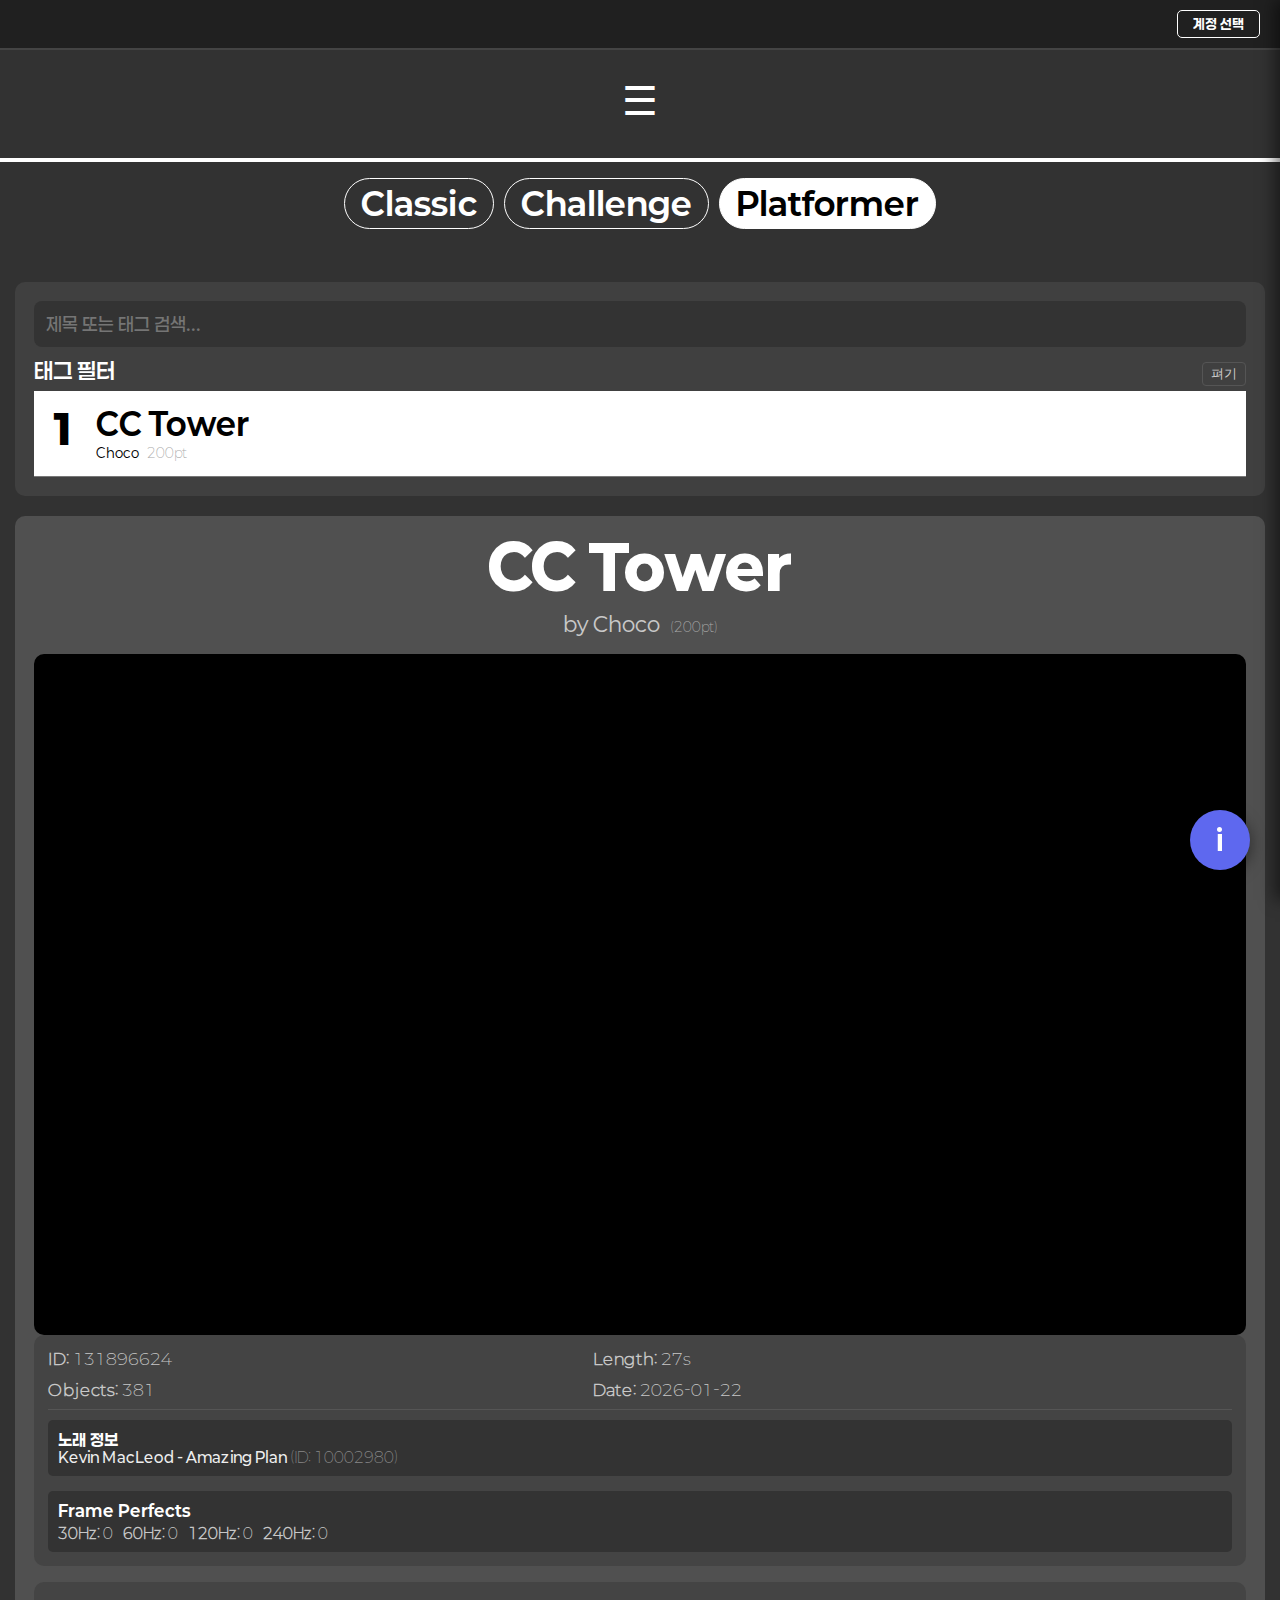
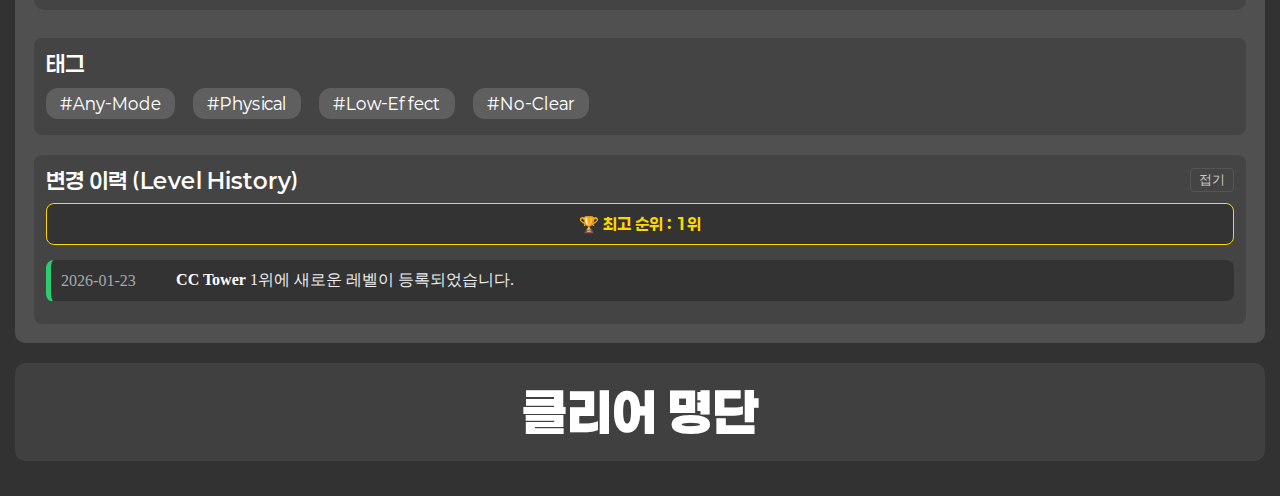
<file: level/platformer.html>
<!doctype html>
<html>
  <head>
    <meta charset="UTF-8" />
    <meta name="viewport" content="width=device-width, initial-scale=1.0" />
    <title>초친 포럼 (레벨 - 플랫포머)</title>

    <style>
      html,
      body {
        height: 100vh;
        margin: 0;
        background: #323232;
        display: flex;
        flex-direction: column;
        overflow: hidden;
      }
      * {
        box-sizing: border-box;
      }

      /* 폰트 설정 */
      @font-face {
        font-family: Paperlogy1;
        src: url('../font - paperlogy/Paperlogy-1.ttf');
        font-display: swap;
      }
      @font-face {
        font-family: Paperlogy2;
        src: url('../font - paperlogy/Paperlogy-2.ttf');
        font-display: swap;
      }
      @font-face {
        font-family: Paperlogy3;
        src: url('../font - paperlogy/Paperlogy-3.ttf');
        font-display: swap;
      }
      @font-face {
        font-family: Paperlogy4;
        src: url('../font - paperlogy/Paperlogy-4.ttf');
        font-display: swap;
      }
      @font-face {
        font-family: Paperlogy5;
        src: url('../font - paperlogy/Paperlogy-5.ttf');
        font-display: swap;
      }
      @font-face {
        font-family: Paperlogy6;
        src: url('../font - paperlogy/Paperlogy-6.ttf');
        font-display: swap;
      }
      @font-face {
        font-family: Paperlogy7;
        src: url('../font - paperlogy/Paperlogy-7.ttf');
        font-display: swap;
      }
      @font-face {
        font-family: Paperlogy8;
        src: url('../font - paperlogy/Paperlogy-8.ttf');
        font-display: swap;
      }
      @font-face {
        font-family: Paperlogy9;
        src: url('../font - paperlogy/Paperlogy-9.ttf');
        font-display: swap;
      }

      /* [수정] 모든 링크의 파란색 밑줄 제거 */
      a {
        color: inherit;
        text-decoration: none;
      }

      h1 {
        font-family: Paperlogy7;
        color: white;
        font-size: 170px;
        text-align: center;
      }
      h4 {
        font-family: Paperlogy3;
        color: #a0a0a0;
        text-align: center;
      }
      p,
      span {
        font-family: Paperlogy2;
        color: #c8c8c8;
      }

      /* --- 계정 바 스타일 --- */
      .auth-bar {
        background: #202020;
        padding: 10px 20px;
        display: flex;
        justify-content: flex-end;
        align-items: center;
        gap: 15px;
        border-bottom: 2px solid #444;
      }
      .user-status {
        color: #4f9;
        font-family: Paperlogy5;
        font-size: 0.95rem;
      }
      .auth-btn {
        background: transparent;
        border: 1.5px solid #fff;
        color: #fff;
        padding: 5px 15px;
        border-radius: 5px;
        font-family: Paperlogy7;
        cursor: pointer;
        transition: 0.2s;
      }
      .auth-btn:hover {
        background: #fff;
        color: #000;
      }

      .header-container {
        display: flex;
        justify-content: center;
        align-items: center;
        gap: 1vw;
        padding: 2vh 2vw;
        flex-wrap: wrap;
      }

      .header-btn-wrapper {
        flex: 1;
        display: flex;
        justify-content: center;
        min-width: 160px;
      }

      .header-btn {
        background-color: #323232;
        color: white;
        font-size: clamp(1.5rem, 4vw, 3rem);
        cursor: pointer;
        padding: 1.5vh 0;
        border: none;
        border-radius: 10px;
        width: 100%;
        transition:
          background-color 0.25s ease,
          color 0.25s ease;
        font-family: Paperlogy5;
      }

      .header-btn:hover,
      .header-btn.active {
        background-color: #fff;
        color: #323232;
        font-family: Paperlogy9;
      }

      .divider {
        border: 2px solid white;
        width: 100%;
        height: 0;
        margin: 6px 0;
      }
      .hamburger {
        display: none;
        font-size: 2.5rem;
        color: white;
        background: none;
        border: none;
        cursor: pointer;
        padding: 10px;
      }
      .header-container.open .header-btn-wrapper {
        display: flex;
      }

      /* --- 페이지 타이틀 --- */
      .page-title-container {
        text-align: center;
        margin: 2rem 0 3rem 0;
        padding: 0 1rem;
      }
      .page-title {
        font-family: Paperlogy7;
        font-size: clamp(2.5rem, 8vw, 6rem);
        color: #ffffff;
        margin: 0;
        line-height: 1.1;
      }
      .page-subtitle {
        font-family: Paperlogy3;
        font-size: clamp(1rem, 2.5vw, 2rem);
        color: #a0a0a0;
        margin-top: 0.5rem;
        line-height: 1.5;
      }
      
      .main-container {
        display: flex;
        gap: 2%;
        padding: 1.2%;
        flex: 1;
        min-height: 0;
      }

      .container,
      .detail-panel.clears-panel {
        background: #404040;
        border-radius: 10px;
        padding: 1.5%;
        display: flex;
        flex-direction: column;
        overflow: hidden;
      }

      .container {
        flex: 0 0 25%;
        max-width: 25%;
      }

      .detail-panel {
        flex: 0 0 50%;
        max-width: 50%;
      }

      .detail-panel.clears-panel {
        flex: 0 0 25%;
        max-width: 25%;
      }

      .history-panel {
        width: calc(100% - 40px);
        margin: 0 auto 40px auto;
        background: #3a3a3a;
        border-radius: 10px;
        padding: 20px;
        min-height: 450px;
      }

      @media (max-width: 1400px) {
        .main-container {
          flex-direction: column;
          flex: none;
        }
        html,
        body {
          height: auto;
          overflow-y: auto;
        }
        .container,
        .detail-panel,
        .detail-panel.clears-panel {
          flex: 0 0 auto;
          max-width: 100%;
          min-height: auto;
          height: auto;
          overflow-y: visible;
          margin-bottom: 20px;
        }
        #list {
          overflow-y: auto;
          max-height: 60vh;
        }
        .header-container {
          flex-direction: column;
          gap: 10px;
        }
        .header-btn-wrapper {
          display: none;
        }
        .hamburger {
          display: block;
        }
      }

      /* --- 스크롤바 커스텀 --- */
      ::-webkit-scrollbar {
        width: 8px;
      }
      ::-webkit-scrollbar-track {
        background: transparent;
      }
      ::-webkit-scrollbar-thumb {
        background: #555;
        border-radius: 10px;
      }
      ::-webkit-scrollbar-thumb:hover {
        background: #777;
      }

      /* --- 검색 및 태그 --- */
      input#search {
        font-size: 18px;
        border-radius: 8px;
        border: none;
        padding: 12px;
        margin-bottom: 10px;
        width: 100%;
        font-family: Paperlogy5;
        background: #333;
        color: white;
      }
      #list {
        flex: 1;
        overflow-y: auto;
      }

      #tagCategoryContainer {
        margin-bottom: 15px;
        background: #383838;
        padding: 10px;
        border-radius: 8px;
      }
      .tag-cat-row {
        display: flex;
        margin-bottom: 6px;
        align-items: flex-start;
      }
      .tag-cat-name {
        color: #aaa;
        font-family: Paperlogy6;
        font-size: 0.85rem;
        width: 50px;
        margin-top: 4px;
        flex-shrink: 0;
      }
      .tag-cat-list {
        display: flex;
        flex-wrap: wrap;
        gap: 5px;
        flex: 1;
      }
      .filter-tag-btn {
        background: #555;
        color: #ddd;
        border: none;
        padding: 3px 8px;
        border-radius: 12px;
        font-family: Paperlogy4;
        font-size: 0.8rem;
        cursor: pointer;
        transition: transform 0.2s ease;
      }
      .filter-tag-btn:hover,
      .filter-tag-btn.active {
        background: #fff;
        color: #000;
      }

      .item {
        display: flex;
        padding: 0.9rem 0.5rem;
        gap: 0.8rem;
        border-bottom: 1px solid #777;
        cursor: pointer;
        transition:
          background-color 0.15s ease,
          color 0.15s ease;
        min-height: fit-content;
      }

      .rank {
        font-family: Paperlogy9;
        font-size: clamp(2rem, 3.2vw, 3.2rem);
        width: clamp(2rem, 3.2vw, 3.2rem);
        text-align: center;
        color: #ffffff;
      }

      .title {
        font-family: Paperlogy7;
        font-size: clamp(1.4rem, 2.4vw, 2.4rem);
        line-height: 1.3;
        color: #ffffff;
      }

      .creator {
        font-family: Paperlogy4;
        font-size: clamp(0.8rem, 1vw, 1rem);
        color: #d0d0d0;
      }

      .item:hover {
        background-color: #ffffff;
      }

      .item:hover .title,
      .item:hover .creator,
      .item:hover .rank {
        color: #000000;
      }

      .item.active {
        background-color: #ffffff;
      }

      .item.active .title,
      .item.active .creator,
      .item.active .rank {
        color: #000000;
      }

      .item.cleared {
        background-color: #2e4a2e !important;
        border-left: 6px solid #4f9;
      }
      .item.cleared:hover {
        background-color: #3e5a3e !important;
      }
      .item.cleared.active {
        background-color: #fff !important;
      }
      
      /* 등급 스타일 */
      .item.featured {
        border: 2px solid #ffd700 !important;
        background: rgba(255, 215, 0, 0.05);
        border-radius: 8px;
        margin-bottom: 4px;
      }
      .item.legendary {
        border: 2px solid #d940ff !important;
        background: rgba(217, 64, 255, 0.05);
        border-radius: 8px;
        margin-bottom: 4px;
      }
      .item.mythic {
        border: 2px solid #00bfff !important;
        background: rgba(0, 191, 255, 0.05);
        border-radius: 8px;
        margin-bottom: 4px;
      }
      .rate-icon { font-size: 1.2rem; margin-left: 6px; vertical-align: middle; text-shadow: 0 0 8px currentColor; }
      .rate-icon.featured { color: #ffd700; }
      .rate-icon.legendary { color: #d940ff; }
      .rate-icon.mythic { color: #00bfff; }

      .clear-check {
        color: #4f9;
        margin-left: 8px;
        font-size: 1.2rem;
      }

      .detail-panel {
        flex: 1;
        background: #505050;
        border-radius: 10px;
        padding: 1.5%;
        display: flex;
        flex-direction: column;
        overflow-y: auto;
      }

      .detail-header {
        display: flex;
        flex-direction: column;
        align-items: center;
        text-align: center;
        margin-bottom: 10px;
      }

      #detailCreator {
        font-family: Paperlogy4;
        font-size: clamp(1rem, 1.6vw, 1.6rem);
        color: #c8c8c8;
        margin-top: 4px;
      }
      .detail-header-desc {
        font-family: Paperlogy3;
        font-size: clamp(0.9rem, 1.4vw, 1.2rem);
        color: #aaa;
        margin-top: 8px;
        white-space: pre-wrap;
        max-width: 90%;
      }

      .detail-title {
        font-family: Paperlogy9;
        font-size: clamp(2.4rem, 4.8vw, 4.8rem);
        color: #ffffff;
        line-height: 1.1;
        text-align: center;
        white-space: normal;
        word-break: keep-all;
        display: flex;
        justify-content: center;
        align-items: center;
        margin-bottom: 6px;
      }

      .video-wrapper {
        position: relative;
        width: 100%;
        padding-top: 56.25%;
        background: #000;
        border-radius: 10px;
        overflow: hidden;
      }

      .video-wrapper iframe {
        position: absolute;
        inset: 0;
        width: 100%;
        height: 100%;
        border: none;
      }

      .section {
        background: #444;
        border-radius: 8px;
        padding: 12px;
        margin-top: 12px;
      }

      .section-title {
        font-family: Paperlogy6;
        font-size: 22px;
        color: #fff;
        margin-bottom: 8px;
      }

      .section p {
        color: #c8c8c8;
        font-family: Paperlogy3;
        font-size: 1rem;
      }

      .detail-content {
        display: flex;
        flex-direction: column;
        gap: 16px;
      }

      .info-section,
      .graph-section,
      .tag-section {
        background: #444;
        padding: 14px;
        border-radius: 10px;
      }

      .info-row {
        display: flex;
        gap: 12px;
        flex-wrap: wrap;
        font-family: Paperlogy3;
        font-size: 1rem;
        color: #c8c8c8;
      }

      .info-row span {
        min-width: 45%;
      }

      .fp-warning {
        text-align: center;
        font-family: Paperlogy2;
        font-size: 0.9rem;
        color: #aaa;
        margin-top: 10px;
      }

      .graph-box {
        margin-bottom: 14px;
      }

      .graph-title {
        font-family: Paperlogy6;
        font-size: 1.2rem;
        color: #fff;
        margin-bottom: 6px;
      }

      .graph-row {
        display: flex;
        align-items: center;
        gap: 8px;
        margin: 4px 0;
      }

      .graph-label {
        width: 90px;
        font-family: Paperlogy3;
        font-size: 0.9rem;
        color: #c8c8c8;
        flex-shrink: 0;
      }

      .graph-bar-bg {
        flex: 1;
        background: #333;
        border-radius: 6px;
        overflow: hidden;
        height: 16px;
      }

      .graph-bar {
        height: 100%;
        border-radius: 6px;
      }

      .graph-value {
        width: 50px;
        text-align: right;
        font-family: Paperlogy4;
        font-size: 0.9rem;
        color: #c8c8c8;
      }

      .graph-total {
        margin-left: 8px;
        font-size: 0.85rem;
        color: #ccc;
        font-family: Paperlogy3;
      }

      /* 그래프 색상 */
      .graph-bar[data-key='Cube'] {
        background: #15ff44;
      }
      .graph-bar[data-key='Ship'] {
        background: #ff80ff;
      }
      .graph-bar[data-key='Ball'] {
        background: #ff6139;
      }
      .graph-bar[data-key='UFO'] {
        background: #ffbf00;
      }
      .graph-bar[data-key='Wave'] {
        background: #2addff;
      }
      .graph-bar[data-key='Robot'] {
        background: #ffffff;
      }
      .graph-bar[data-key='Spider'] {
        background: #b14aff;
      }
      .graph-bar[data-key='Swing'] {
        background: #ffff51;
      }
      .graph-bar[data-key='0.5x'] {
        background: #ffe600;
      }
      .graph-bar[data-key='1x'] {
        background: #12f9ff;
      }
      .graph-bar[data-key='2x'] {
        background: #40fb1e;
      }
      .graph-bar[data-key='3x'] {
        background: #ff88ff;
      }
      .graph-bar[data-key='4x'] {
        background: #ff2323;
      }
      .graph-bar[data-key='30'] {
        background: #66ccff;
      }
      .graph-bar[data-key='60'] {
        background: #00ff00;
      }
      .graph-bar[data-key='120'] {
        background: #ffcc00;
      }
      .graph-bar[data-key='240'] {
        background: #cc0000;
      }

      /* 태그 */
      .tag-group-container {
        display: flex;
        flex-wrap: wrap;
        gap: 12px;
        margin-top: 4px;
      }
      .tag {
        display: inline-flex;
        align-items: center;
        justify-content: center;
        background: #5f5f5f;
        color: #ffffff;
        font-family: Paperlogy4;
        font-size: 1rem;
        padding: 6px 14px;
        border-radius: 12px;
        margin: 4px 6px 4px 0;
        cursor: pointer;
        transition: 0.2s;
      }
      .tag:hover {
        background: #888;
        color: #fff;
      }

      .clears-panel {
        color: #e0e0e0;
      }

      .clear-row {
        display: flex;
        align-items: center;
        gap: 0.6vw;
        padding: 6px 4px;
        font-family: Paperlogy3;
        font-size: clamp(0.9rem, 1.1vw, 1.1vw);
        color: #e0e0e0;
      }

      .clear-rank {
        font-family: Paperlogy6;
        color: #ffffff;
        min-width: 30px;
      }

      .clear-player {
        flex: 1;
        white-space: nowrap;
        overflow: hidden;
        text-overflow: ellipsis;
        color: #ffffff;
        font-family: Paperlogy5;
      }

      .clear-date {
        font-family: Paperlogy2;
        font-size: 0.8rem;
        color: #b0b0b0;
      }

      .clear-percent {
        color: #c8c8c8;
        min-width: 50px;
        text-align: right;
      }
      .clear-percent.full {
        color: #ffcc00;
        font-family: Paperlogy6;
      }

      #detailHeader {
        text-align: center;
        margin-bottom: 20px;
      }

      #headerTitle {
        font-family: Paperlogy7;
        font-size: clamp(50px, 8vw, 100px);
        color: #fff;
        text-align: center;
        margin: 20px 0;
      }

      #detailSubtitle {
        margin-top: 4px;
        color: #aaa;
        font-family: Paperlogy3;
        font-size: clamp(22px, 2.8vw, 32px);
      }

      #modeShortcut {
        display: flex;
        justify-content: center;
        gap: 10px;
        margin-top: 10px;
        margin-bottom: 18px;
      }

      .mode-btn {
        background: transparent;
        border: 1.5px solid #fff;
        color: #fff;
        padding: 6px 16px;
        border-radius: 999px;
        font-family: Paperlogy7;
        font-size: clamp(1.2rem, 3vw, 2rem);
        font-weight: 500;
        cursor: pointer;
        transition:
          background 0.2s,
          color 0.2s;
      }

      @media (max-width: 768px) {
        .mode-btn {
          font-size: clamp(1rem, 2.5vw, 1.5rem);
          padding: 4px 12px;
        }

        #modeShortcut {
          gap: 6px;
        }

        .clears-panel > div:first-child {
          font-size: clamp(1.8rem, 3.2vw, 3.2rem) !important;
        }

        .main-container {
          padding: 10px;
          gap: 15px;
        }
        .container,
        .detail-panel,
        .detail-panel.clears-panel {
          padding: 15px;
        }
        #detailHeader {
          margin-bottom: 30px;
        }
        #headerTitle {
          font-size: 100px;
        }
        #detailSubtitle {
          font-size: 20px;
        }
        .detail-title {
          font-size: 2.8rem;
          word-break: keep-all;
        }
        .header-container {
          flex-direction: column;
          gap: 10px;
        }
        .header-btn-wrapper {
          display: none;
        }
        .hamburger {
          display: block;
        }
      }

      #modeShortcut .mode {
        color: #aaa;
        text-decoration: none;
        cursor: pointer;
        font-family: Paperlogy7;
        font-size: 64px;
      }

      #modeShortcut .mode:hover {
        color: #fff;
      }

      #modeShortcut .mode.active {
        color: #fff;
        font-weight: 700;
        cursor: default;
      }

      #detailPanel {
        margin-top: 64px;
      }

      .mode-btn:hover {
        background: #fff;
        color: #000;
      }

      .mode-btn.active {
        background: #fff;
        color: #000;
        font-weight: 600;
        cursor: default;
      }

      /* --- 변경 이력 (History) 스타일 --- */
      .history-panel {
        width: calc(100% - 40px);
        margin: 20px auto 40px auto;
        background: #252525;
        border-radius: 12px;
        padding: 30px;
        border: 1px solid #444;
      }
      .history-item {
        display: flex;
        align-items: center;
        padding: 15px;
        background: #333;
        margin-bottom: 10px;
        border-radius: 8px;
        border-left: 5px solid #888;
        gap: 20px;
      }
      .history-item.add {
        border-left-color: #2ecc71;
      }
      .history-item.move {
        border-left-color: #3498db;
      }
      .history-item.remove {
        border-left-color: #e74c3c;
      }
      .history-item.info {
        border-left-color: #f1c40f;
      }
      .history-item.reeval {
        border-left-color: #9b59b6;
      }

      .history-content-wrapper {
        transition:
          max-height 0.3s ease-out,
          opacity 0.2s;
        max-height: 2000px;
        opacity: 1;
        overflow: hidden;
      }
      .history-content-wrapper.collapsed {
        max-height: 0;
        opacity: 0;
      }

      /* --- 개발자 패널 --- */
      .dev-panel {
        position: fixed;
        top: 0;
        right: -450px; /* 기본적으로 숨김 */
        width: 450px;
        height: 100%;
        background: #222;
        color: white;
        transition: 0.3s ease-in-out;
        z-index: 1000;
        padding: 25px;
        overflow-y: auto;
        border-left: 3px solid #444;
        box-shadow: -5px 0 15px rgba(0, 0, 0, 0.5);
        font-family: 'Paperlogy5', sans-serif;
      }
      .dev-panel.open {
        right: 0;
      }

      #devPanel h2,
      #devPanel h3 {
        font-family: 'Paperlogy9';
        margin-top: 0;
        color: #fff;
        border-bottom: 2px solid #444;
        padding-bottom: 10px;
      }

      #devPanel label {
        display: block;
        margin-top: 15px;
        margin-bottom: 5px;
        font-size: 0.85rem;
        color: #aaa;
        font-family: 'Paperlogy7';
      }

      /* --- 입력창 스타일 --- */
      .dev-input {
        width: 100%;
        padding: 10px;
        margin-bottom: 10px;
        background: #333;
        color: white;
        border: 1px solid #555;
        border-radius: 5px;
        font-family: 'Paperlogy3';
        font-size: 0.9rem;
        transition: border 0.2s;
      }

      .dev-input:focus {
        outline: none;
        border-color: #4f9;
      }

      textarea.dev-input {
        resize: vertical;
        min-height: 60px;
        font-family: monospace; /* JSON 데이터 가독성을 위해 */
      }

      /* --- 버튼 스타일 --- */
      .dev-btn {
        width: 100%;
        padding: 12px;
        background: #444;
        border: none;
        color: white;
        border-radius: 6px;
        cursor: pointer;
        margin-top: 10px;
        font-family: 'Paperlogy7';
        font-size: 1rem;
        transition: 0.2s;
      }
      .dev-btn:hover {
        background: #666;
        transform: translateY(-2px);
      }
      .dev-btn-save {
        background: #2ecc71 !important;
        color: #000 !important;
      }
      .dev-btn-save:hover {
        background: #27ae60 !important;
      }

      /* 개발자 패널 리스트 아이템 */
      #devContent .item {
        background: #2a2a2a;
        margin-bottom: 5px;
        border-radius: 4px;
        cursor: pointer;
        border-left: 4px solid #555;
        transition: 0.2s;
      }

      #devContent .item:hover {
        background: #3a3a3a;
        border-left-color: #4f9;
        padding-left: 15px !important;
      }

      /* --- 스크롤바 커스텀 --- */
      #devPanel::-webkit-scrollbar {
        width: 8px;
      }
      #devPanel::-webkit-scrollbar-track {
        background: #222;
      }
      #devPanel::-webkit-scrollbar-thumb {
        background: #444;
        border-radius: 10px;
      }
      #devPanel::-webkit-scrollbar-thumb:hover {
        background: #555;
      }

      /* 태그 내용 감싸는 영역 */
      .tag-content {
        max-height: 500px;
        overflow: hidden;
        transition:
          max-height 0.3s ease-out,
          opacity 0.2s;
        opacity: 1;
      }
      .tag-content.collapsed {
        max-height: 0;
        opacity: 0;
        margin-top: 0;
      }

      /* 모바일 전용 컨트롤 */
      .mobile-controls {
        display: none;
        justify-content: center;
        gap: 15px;
        margin-bottom: 20px;
      }
      .mobile-toggle-btn {
        background: #444;
        color: white;
        border: 1px solid #777;
        padding: 10px 20px;
        border-radius: 8px;
        font-family: Paperlogy5;
        font-size: 1.2rem;
        cursor: pointer;
        transition: 0.2s;
      }
      .mobile-toggle-btn.active {
        background: #fff;
        color: #333;
        font-weight: bold;
      }

      @media (max-width: 768px) {
        .mobile-controls {
          display: flex;
        }
        .container,
        .detail-panel.clears-panel {
          display: none;
        }
        .container.show,
        .detail-panel.clears-panel.show {
          display: flex;
        }
        #historySection {
          margin-top: auto !important;
        }
      }

      /* --- 정보 모달 스타일 --- */
      .info-floating-btn {
        position: fixed;
        bottom: 30px;
        right: 30px;
        width: 60px;
        height: 60px;
        background: #5e68ef;
        color: white;
        border-radius: 50%;
        border: none;
        font-family: 'Paperlogy7';
        font-size: 1.8rem;
        cursor: pointer;
        box-shadow: 0 4px 15px rgba(0,0,0,0.5);
        z-index: 900;
        transition: transform 0.2s;
        display: flex;
        justify-content: center;
        align-items: center;
      }
      .info-floating-btn:hover {
        transform: scale(1.1);
        background: #4b55d6;
      }
      .modal-overlay {
        display: none;
        position: fixed;
        top: 0; left: 0; width: 100%; height: 100%;
        background: rgba(0,0,0,0.8);
        z-index: 2000;
        justify-content: center;
        align-items: center;
        backdrop-filter: blur(3px);
      }
      .modal-overlay.show { display: flex; }
      .modal-content {
        background: #333;
        padding: 30px;
        border-radius: 15px;
        width: 90%;
        max-width: 600px;
        border: 2px solid #555;
        position: relative;
        max-height: 85vh;
        overflow-y: auto;
        box-shadow: 0 10px 30px rgba(0,0,0,0.5);
      }
      .close-btn {
        position: absolute;
        top: 15px;
        right: 20px;
        font-size: 2rem;
        color: #aaa;
        cursor: pointer;
        line-height: 1;
      }
      .close-btn:hover { color: #fff; }
      .modal-section { margin-bottom: 25px; }
      .modal-section h3 {
        font-family: 'Paperlogy7';
        color: #4f9;
        margin-bottom: 10px;
        font-size: 1.4rem;
        border-bottom: 1px solid #555;
        padding-bottom: 5px;
      }
      .modal-section ul {
        list-style-type: disc;
        padding-left: 20px;
        font-family: 'Paperlogy3';
        color: #ddd;
        line-height: 1.6;
      }
      .modal-section li { margin-bottom: 8px; }
    </style>
  </head>

  <body>
    <div class="auth-bar">
      <div id="userStatus" class="user-status"></div>
      <button class="auth-btn" onclick="login()">계정 선택</button>
    </div>

    <div class="header-container">
      <button class="hamburger" onclick="toggleMenu()">☰</button>
      <a
        href="../index.html" class="header-btn-wrapper">
        <button class="header-btn">홈</button>
      </a>
      <a
        href="../level.html" class="header-btn-wrapper">
        <button class="header-btn active">레벨</button>
      </a>
      <a href="../mappack.html" class="header-btn-wrapper">
        <button class="header-btn">맵 팩</button>
      </a>
      <a href="../ranking.html" class="header-btn-wrapper">
        <button class="header-btn">랭킹</button>
      </a>
      <a href="../roulette.html" class="header-btn-wrapper">
        <button class="header-btn">룰렛</button>
      </a>
    </div>

    <div class="divider"></div>

    <div id="detailHeader">
      <div id="modeShortcut">
        <button class="mode-btn" onclick="location.href = 'classic.html'">
          Classic
        </button>
        <button class="mode-btn" onclick="location.href = 'challenge.html'">
          Challenge
        </button>
        <button class="mode-btn active">Platformer</button>
      </div>
    </div>

    <div class="mobile-controls">
      <button
        class="mobile-toggle-btn"
        onclick="toggleMobilePanel('list', this)"
      >
        ☰ 레벨 목록
      </button>
      <button
        class="mobile-toggle-btn"
        onclick="toggleMobilePanel('clears', this)"
      >
        🏆 기록 명단
      </button>
    </div>

    <div class="main-container">
      <div class="container" id="mobileListPanel">
        <input
          id="search"
          placeholder="제목 또는 태그 검색..."
          oninput="updateFilter()"
        />
        <div class="tag-filter-container">
          <div
            style="
              display: flex;
              justify-content: space-between;
              align-items: center;
            "
          >
            <div class="section-title">태그 필터</div>
            <button
              onclick="toggleTagPanel()"
              id="tagToggleBtn"
              style="
                background: none;
                border: 1px solid #555;
                color: #ccc;
                cursor: pointer;
                border-radius: 4px;
                padding: 2px 8px;
              "
            >
              펴기
            </button>
          </div>
          <div id="tagContent" class="tag-content collapsed">
            <div id="tagCategoryContainer"></div>
          </div>
        </div>
        <div id="list" style="overflow-y: auto"></div>
      </div>

      <div class="detail-panel">
        <div class="detail-header">
          <div id="detailTitle" class="detail-title"></div>
          <div id="detailCreator" class="detail-creator"></div>
          <div id="detailHeaderDesc" class="detail-header-desc"></div>
        </div>

        <div class="video-wrapper">
          <iframe id="detailVideo" allowfullscreen></iframe>
        </div>

        <div class="detail-content">
          <div id="infoSection" class="info-section"></div>
          <div id="graphSection" class="graph-section"></div>
          <div id="detailDescription"></div>
        </div>

        <div id="historySection" class="section" style="margin-top: 20px">
          <div
            style="
              display: flex;
              justify-content: space-between;
              align-items: center;
              margin-bottom: 10px;
            "
          >
            <div class="section-title" style="margin-bottom: 0">
              변경 이력 (Level History)
            </div>
            <button
              onclick="toggleHistoryPanel()"
              id="historyToggleBtn"
              style="
                background: none;
                border: 1px solid #555;
                color: #ccc;
                cursor: pointer;
                border-radius: 4px;
                padding: 2px 8px;
              "
            >
              접기
            </button>
          </div>
          <div id="historyContentWrapper" class="history-content-wrapper">
            <div id="historyList"></div>
          </div>
        </div>
      </div>

      <div class="detail-panel clears-panel" id="mobileClearsPanel">
        <div
          style="
            font-family: Paperlogy9;
            font-size: 3.2rem;
            text-align: center;
            color: white;
          "
        >
          클리어 명단
        </div>
        <div id="detailClears"></div>
      </div>
    </div>

    <div id="devPanel" class="dev-panel">
      <div class="detail-header" style="margin-top: 20px">
        <div class="detail-title" style="font-size: 2.5rem">개발자 패널</div>
        <div id="devContent" class="dev-content"></div>
      </div>
    </div>

    <!-- 정보 모달 -->
    <div id="infoModal" class="modal-overlay" onclick="toggleInfoModal()">
      <div class="modal-content" onclick="event.stopPropagation()">
        <span class="close-btn" onclick="toggleInfoModal()">&times;</span>
        <h2 style="font-family: Paperlogy9; text-align: center; color: white; margin-bottom: 20px;">등재 및 클리어 조건</h2>
        
        <div class="modal-section">
          <h3>📜 등재 조건</h3>
          <ul>
            <li>별도의 규칙이 없습니다.</li>
            <li>맵에 관한 규칙은 지오메트리 대쉬 정책을 따릅니다.</li>
            <li>별도의 발언이 명확치 않거나 존재하지 않을 시, <b>베리파이 즉시 등재</b>됩니다.</li>
            <li>등재를 희망치 않는다면, 따로 <b>등재 불허</b>를 관련해 관리자에게 전하면 등재되지 않습니다.</li>
          </ul>
        </div>

        <div class="modal-section">
          <h3>🏆 클리어 조건</h3>
          <ul>
            <li>베리파이를 하지 않으면, <b>언베파</b>에 등재되고 '당초못'에 다뤄지지 않습니다.</li>
            <li>순위 등재는 클리어 유저와 베리파이어, 에디터의 의견을 따르지만 별도의 조정이 이뤄질 수 있습니다.</li>
            <li>
              <b>[필수]</b> 클릭 사운드, 안전 모드(Safe Mode) 활성화<br>
              <b>[추천]</b> OBS 화면 포함, 키뷰어<br>
              <span style="color:#ff6b6b; font-size:0.9em;">※ 필수 항목이 한 가지라도 이뤄지지 않을 시 인정되지 않습니다.</span>
            </li>
            <li>밀길 혹은 핵으로 인한 베리파이는 용납되지 않습니다.</li>
            <li>클리어는 베리파이 때 요구되는 세팅을 따릅니다.</li>
            <li>예기치 못하고 고의성이 없는 밀길이 발견되었을 때는 그 길을 통해 클리어하지 않는 것을 권장합니다. (클리어 인정 X)</li>
          </ul>
        </div>
      </div>
    </div>
    <button class="info-floating-btn" onclick="toggleInfoModal()">i</button>

    <script>
      // 페이지별 설정
      const LEVEL_CONFIG = {
        jsonUrl: 'platformer.json',
        ghOwner: 'imBBBT-second',
        ghRepo: 'chochin-forum',
        ghPath: 'level/platformer.json',
        ghToken: '',
        filterCategories: {
          모드: [
            'Cube',
            'Ship',
            'Ball',
            'UFO',
            'Wave',
            'Robot',
            'Spider',
            'Swing',
            'Any-Mode',
          ],
          길이: ['Short', 'Medium', 'Long', 'XL', 'XXL', 'XXXL'],
          특징: ['Memory', 'Sync', 'Gimmick', 'Physical', 'Spam'],
          기타: [
            'None-Effect',
            'Low-Effect',
            'Full-Effect',
            'One-Mode',
            'No-Clear',
          ],
        },
      };
    </script>
    <script>
      /* ================= 데이터 및 상수 ================= */
      // LEVEL_CONFIG는 HTML에서 정의되어야 함

      const PLAYER_YOUTUBE = {
        imBBBT: 'https://www.youtube.com/@imBBBT',
        Choco: 'https://www.youtube.com/@초코5768',
        Light: 'https://www.youtube.com/@CC_Light722',
        Timo: 'https://www.youtube.com/@SNIPER_Timo',
      };

      const DEV_PASSWORD = 'tyviva123';

      let demonData = [];
      let changeHistory = [];
      let filteredData = [];
      let classicLevels = []; // 포인트 계산용
      let currentUser = localStorage.getItem('currentUser') || null;

      let githubConfig = {
        owner: LEVEL_CONFIG.ghOwner,
        repo: LEVEL_CONFIG.ghRepo,
        path: LEVEL_CONFIG.ghPath,
        token: LEVEL_CONFIG.ghToken || localStorage.getItem('gh_token') || '',
      };

      document.addEventListener('DOMContentLoaded', async function () {
        try {
          const [levelRes, classicRes] = await Promise.all([
            fetch(LEVEL_CONFIG.jsonUrl),
            fetch('classic.json').catch(() => ({
              json: () => ({ levels: [] }),
            })), // 실패 시 빈 배열
          ]);

          const data = await levelRes.json();
          const classicData = await classicRes.json();

          demonData = data.levels || data.buttons || data || [];
          changeHistory = data.history || [];
          filteredData = [...demonData];
          classicLevels = classicData.levels || [];

          if (currentUser) updateUserStatus();

          renderTagFilterButtons();
          generateList(filteredData);
          renderHistory();

          const urlParams = new URLSearchParams(window.location.search);
          const idParam = urlParams.get('id');
          let initialIndex = 0;

          if (idParam) {
            const foundIndex = filteredData.findIndex((d) => d.id == idParam);
            if (foundIndex !== -1) initialIndex = foundIndex;
          }

          if (filteredData.length > 0) {
            const list = document.getElementById('list');
            const targetEl = list.children[initialIndex];
            showDetail(filteredData[initialIndex], targetEl);
            if (idParam && targetEl)
              targetEl.scrollIntoView({ block: 'center' });
          }
        } catch (err) {
          console.error('JSON 로드 실패 또는 파일 없음', err);
          document.getElementById('list').innerHTML =
            `<div style="color:white;text-align:center;padding:20px;">데이터를 불러오는 데 실패했습니다.</div>`;
        }
      });

      function login() {
        const name = prompt('닉네임을 입력해주세요.');
        if (!name) return;

        currentUser = name;
        localStorage.setItem('currentUser', name);
        updateUserStatus();
        alert(`${name}님, 환영합니다!`);

        generateList(filteredData);
      }

      function checkIfCleared(item) {
        if (!currentUser) return false;
        const name = currentUser.toLowerCase();

        const isInClearList =
          item.clears &&
          item.clears.some((c) => c.player.toLowerCase() === name && Number(c.percent) === 100);
        const isVerifier =
          item.verifier && item.verifier.toLowerCase() === name;

        return isInClearList || isVerifier;
      }

      /* ================= 포인트 시스템 ================= */
      function getRankPoints(rank) {
        if (typeof rank !== 'number') return 0;
        if (rank === 1) return 200;
        if (rank === 2) return 180;
        if (rank >= 3 && rank <= 5) return 150;
        if (rank >= 6 && rank <= 10) return 120;
        if (rank >= 11 && rank <= 15) return 50;
        if (rank >= 16 && rank <= 20) return 20;
        if (rank >= 21) return 10;
        return 0;
      }

      function getUserPoints(level, username) {
        if (!username || !level) return 0;
        const rank = level.id;
        const base = getRankPoints(rank);
        const lowerUser = username.toLowerCase();

        if (level.verifier && level.verifier.toLowerCase() === lowerUser)
          return Math.floor(base * 1.5);

        if (level.clears && level.clears.length > 0) {
          if (
            level.clears[0].player.toLowerCase() === lowerUser &&
            Number(level.clears[0].percent) === 100
          )
            return Math.floor(base * 1.3);
          if (
            level.clears.some(
              (c) =>
                c.player.toLowerCase() === lowerUser &&
                Number(c.percent) === 100,
            )
          )
            return base;
        }
        return 0;
      }

      function updateUserStatus() {
        if (currentUser) {
          let total = 0;
          demonData.forEach((lvl) => {
            total += getUserPoints(lvl, currentUser);
          });
          document.getElementById('userStatus').innerText =
            `접속 계정 : ${currentUser} (${total}pt)`;
        } else {
          document.getElementById('userStatus').innerText = '';
        }
      }

      /* ================= 초기화 및 렌더링 ================= */
      function generateList(data) {
        const list = document.getElementById('list');
        list.innerHTML = '';

        if (data.length === 0) {
          list.innerHTML =
            '<div style="color:#aaa; text-align:center; margin-top:20px;">검색 결과가 없습니다.</div>';
          return;
        }

        data.forEach((item) => {
          const isDone = checkIfCleared(item);

          const basePts = getRankPoints(item.id);
          let userPtsDisplay = '';
          if (currentUser) {
            const earned = getUserPoints(item, currentUser);
            if (earned > 0) {
              userPtsDisplay = ` <span style="color:#4f9; font-size:0.8rem;">(+${earned}pt)</span>`;
            }
          }

          let ratingClass = '';
          let ratingIcon = '';
          if (item.rating === 'Featured') {
            ratingClass = 'featured';
            ratingIcon = '<span class="rate-icon featured">★</span>';
          } else if (item.rating === 'Legendary') {
            ratingClass = 'legendary';
            ratingIcon = '<span class="rate-icon legendary">★</span>';
          } else if (item.rating === 'Mythic') {
            ratingClass = 'mythic';
            ratingIcon = '<span class="rate-icon mythic">★</span>';
          }

          const div = document.createElement('div');
          div.className = `item ${isDone ? 'cleared' : ''} ${ratingClass}`;
          div.innerHTML = `
            <div class="rank">${item.id}</div>
            <div>
              <div class="title">${item.title} ${ratingIcon} ${
                isDone ? '<span class="clear-check">✅</span>' : ''
              }</div>
              <div class="creator">${item.creator} <span style="color:#aaa; font-size:0.8rem; margin-left:5px;">${basePts}pt</span>${userPtsDisplay}</div>
            </div>
          `;
          div.onclick = () => showDetail(item, div);
          list.appendChild(div);
        });
      }

      function showDetail(item, element) {
        document
          .querySelectorAll('.item')
          .forEach((el) => el.classList.remove('active'));
        if (element) element.classList.add('active');

        const clearBox = document.getElementById('detailClears');
        if (!clearBox) return;

        document.getElementById('detailTitle').textContent = item.title;

        const basePts = getRankPoints(item.id);
        let userPtsDisplay = '';
        if (currentUser) {
          const earned = getUserPoints(item, currentUser);
          if (earned > 0) {
            userPtsDisplay = ` <span style="color:#4f9; font-size:0.8rem;">(+${earned}pt)</span>`;
          }
        }

        const creatorText =
          item.creator === item.verifier
            ? `by ${item.creator}`
            : `by ${item.creator} / Verified by ${item.verifier}`;
        document.getElementById('detailCreator').innerHTML =
          `${creatorText} <span style="color:#aaa; font-size:0.8rem; margin-left:5px;">(${basePts}pt)</span>${userPtsDisplay}`;

        const headerDesc = document.getElementById('detailHeaderDesc');
        if (headerDesc) {
          headerDesc.innerText = item.description || '';
        }

        const videoFrame = document.getElementById('detailVideo');
        if (videoFrame) {
          videoFrame.src = item.video ? item.video : 'about:blank';
        }

        const info = document.getElementById('infoSection');
        if (info) {
          info.innerHTML = '';
          if (item.map) {
            info.innerHTML = `
            <div class="info-row" style="margin-bottom: 10px; padding-bottom: 10px; border-bottom: 1px solid #555;">
              <span><b>ID:</b> ${item.map?.mapId || '-'}</span>
              <span><b>Length:</b> ${item.map?.length || '-'}</span>
              <span><b>Objects:</b> ${item.map?.objects?.toLocaleString() || '0'}</span>
              <span><b>Date:</b> ${item.map?.uploadDate || '-'}</span>
            </div>
            <div class="song-info" style="background: #333; padding: 10px; border-radius: 5px; margin-bottom: 15px;">
              <div style="font-family: Paperlogy7; color: #fff;">노래 정보</div>
              <div style="font-size: 0.9rem; color: #eee; font-family: Paperlogy5;">
                ${item.song?.artist || 'Unknown'} - ${item.song?.name || 'Unknown'}
                <span style="color: #888;">(ID: ${item.song?.id || '-'})</span>
              </div>
            </div>
            ${item.enjoyment ? `<div style="margin-bottom: 10px; font-family: Paperlogy5; color: #eee;"><b>Enjoyment:</b> ${item.enjoyment}/10</div>` : ''}
            ${item.framePerfect ? `
            <div class="fp-info" style="background: #333; padding: 10px; border-radius: 5px;">
              <div style="font-family: Paperlogy7; color: #fff; margin-bottom:5px;">Frame Perfects</div>
              <div style="display:flex; gap:10px; flex-wrap:wrap; font-size: 0.9rem; color: #eee; font-family: Paperlogy5;">
                <span><b>30Hz:</b> ${item.framePerfect.fps?.["30"] || 0}</span>
                <span><b>60Hz:</b> ${item.framePerfect.fps?.["60"] || 0}</span>
                <span><b>120Hz:</b> ${item.framePerfect.fps?.["120"] || 0}</span>
                <span><b>240Hz:</b> ${item.framePerfect.fps?.["240"] || 0}</span>
              </div>
            </div>` : ''}
          `;
          }
        }

        const graph = document.getElementById('graphSection');
        if (graph) {
          graph.innerHTML = '';
          if (item.gameplay) {
            graph.innerHTML += makeRatioGraph(
              '게임모드 비율',
              item.gameplay.modeRatio,
            );
            graph.innerHTML += makeRatioGraph(
              '속도 비율',
              item.gameplay.speedRatio,
            );
          }
        }

        const description = document.getElementById('detailDescription');
        if (description) {
          description.innerHTML = '';
          if (item.description) {
            description.innerHTML += `<div class="section"><div class="section-title">설명</div><div class="detail-desc-text">${item.description}</div></div>`;
          }
          if (item.tags?.length) {
            const tagsHtml = item.tags
              .map(
                (t) =>
                  `<span class="tag" onclick="searchByTag('${t}')">#${t}</span>`,
              )
              .join('');
            description.innerHTML = `<div class="section"><div class="section-title">태그</div><div class="tag-group-container">${tagsHtml}</div></div>`;
          }
        }

        clearBox.innerHTML = '';
        if (item.clears?.length) {
          item.clears.forEach((c, i) => {
            const row = document.createElement('div');
            row.className = `clear-row rank-${i + 1}`;
            const playerLink =
              c.link ||
              (PLAYER_YOUTUBE ? PLAYER_YOUTUBE[c.player] : null);
            const playerHTML = playerLink
              ? `<a href="${playerLink}" target="_blank">${c.player}</a>`
              : c.player;

            row.innerHTML = `
              <div class="clear-rank">${i + 1}</div>
              <div class="clear-player">${playerHTML}</div>
              <div class="clear-percent ${c.percent === 100 ? 'full' : ''}">${c.percent}%</div>
              <div class="clear-date">${c.date || ''}</div>
            `;
            clearBox.appendChild(row);
          });
        }

        if (typeof renderHistory === 'function') {
          renderHistory(item.title);
        }
      }

      function makeRatioGraph(title, data, suffix = '%') {
        if (!data || Object.keys(data).length === 0) return '';
        return `
          <div class="graph-box">
            <div class="graph-title">${title}</div>
            ${Object.entries(data)
              .map(
                ([k, v]) => `
              <div class="graph-row">
                <div class="graph-label">${k}</div>
                <div class="graph-bar-bg"><div class="graph-bar" data-key="${k}" style="width:${v}%"></div></div>
                <div class="graph-value">${v}${suffix}</div>
              </div>
            `,
              )
              .join('')}
          </div>
        `;
      }

      function renderTagFilterButtons() {
        const container = document.getElementById('tagCategoryContainer');
        if (!container) return;

        // LEVEL_CONFIG.filterCategories 사용
        container.innerHTML = Object.entries(LEVEL_CONFIG.filterCategories)
          .map(
            ([catName, tags]) => `
          <div class="tag-cat-row">
            <div class="tag-cat-name">${catName}</div>
            <div class="tag-cat-list">
              ${tags
                .map(
                  (t) =>
                    `<button class="filter-tag-btn" onclick="searchByTag('${t}')">#${t}</button>`,
                )
                .join('')}
            </div>
          </div>
        `,
          )
          .join('');
      }

      function searchByTag(tagName) {
        const searchInput = document.getElementById('search');
        if (searchInput.value === tagName) searchInput.value = '';
        else searchInput.value = tagName;
        updateFilter();
      }

      function updateFilter() {
        const term = document
          .getElementById('search')
          .value.toLowerCase()
          .trim();
        document.querySelectorAll('.filter-tag-btn').forEach((btn) => {
          if (btn.innerText.toLowerCase() === `#${term}`)
            btn.classList.add('active');
          else btn.classList.remove('active');
        });

        filteredData = demonData.filter((item) => {
          const titleMatch = item.title.toLowerCase().includes(term);
          const tagMatch =
            item.tags &&
            item.tags.some(
              (t) => t.toLowerCase() === term || t.toLowerCase().includes(term),
            );
          return titleMatch || tagMatch;
        });

        generateList(filteredData);
        if (filteredData.length > 0) showDetail(filteredData[0]);
      }

      /* ================= 개발자 패널 로직 ================= */
      document.addEventListener('keydown', (e) => {
        if (e.ctrlKey && e.shiftKey && e.key.toLowerCase() === 'e') {
          const panel = document.getElementById('devPanel');
          if (panel.classList.contains('open')) panel.classList.remove('open');
          else if (prompt('개발자 비밀번호') === DEV_PASSWORD) {
            panel.classList.add('open');
            renderDevHome();
          }
        }
      });

      function renderDevHome() {
        document.getElementById('devContent').innerHTML = `
          <button class="dev-btn" onclick="renderLevelForm()">새 레벨 등록</button>
          <button class="dev-btn" onclick="renderEditList()">레벨 수정 / 기록 갱신</button>
          <button class="dev-btn" onclick="renderGitHubConfig()" style="background:#8e44ad;">GitHub 설정</button>
          <button class="dev-btn" onclick="saveToGitHub()" style="background:#2980b9;">GitHub에 저장</button>
          <button class="dev-btn" onclick="exportJson()" style="background:#5cb85c;">JSON 내보내기</button>
        `;
      }

      function renderEditList() {
        let html =
          '<h3>수정할 레벨 선택</h3><div style="max-height:300px; overflow-y:auto; background:#333; border-radius:5px;">';
        demonData.forEach((lv, idx) => {
          html += `<div class="item" style="padding:10px; border-bottom:1px solid #444;" onclick="renderLevelForm(${idx})">
                    ${lv.id}. ${lv.title}
                    </div>`;
        });
        html +=
          '</div><button class="dev-btn" onclick="renderDevHome()">뒤로가기</button>';
        document.getElementById('devContent').innerHTML = html;
      }

      function renderLevelForm(idx = null) {
        const isEdit = idx !== null;
        const lv = isEdit
          ? demonData[idx]
          : {
              title: '',
              creator: '',
              verifier: '',
              video: '',
              map: { mapId: '', length: '', objects: 0, uploadDate: '' },
              song: { name: '', artist: '', id: '' },
              gameplay: { modeRatio: {}, speedRatio: {} },
              tags: [],
              description: '',
              enjoyment: '',
              framePerfect: { fps: { "30": 0, "60": 0, "120": 0, "240": 0 } },
              rating: '',
            };

        const mkInput = (id, ph, val, type = 'text') =>
          `<input id="${id}" class="dev-input" type="${type}" placeholder="${ph}" value="${val || ''}">`;

        document.getElementById('devContent').innerHTML = `
          <h3>${isEdit ? '레벨 수정' : '새 레벨 등록'}</h3>
          <div style="max-height:450px; overflow-y:auto; padding-right:10px; display:flex; flex-direction:column; gap:10px;">
          <label>순위 설정 (현재 총 ${demonData.length}개)</label>
            ${mkInput(
              'f-placement',
              `순위 (1~${demonData.length + (isEdit ? 0 : 1)})`,
              isEdit ? idx + 1 : demonData.length + 1,
              'number',
            )}
              
            <label>기본: 제목, 제작자, 베리파이어, 영상URL</label>
            ${mkInput('f-title', '제목', lv.title)}
            ${mkInput('f-creator', '제작자', lv.creator)}
            ${mkInput('f-verifier', '베리파이어', lv.verifier)}
            ${mkInput('f-video', '영상 URL', lv.video)}

            <label>등급 (Featured, Legendary, Mythic)</label>
            <select id="f-rating" class="dev-input">
              <option value="">없음</option>
              <option value="Featured" ${lv.rating === 'Featured' ? 'selected' : ''}>Featured</option>
              <option value="Legendary" ${lv.rating === 'Legendary' ? 'selected' : ''}>Legendary</option>
              <option value="Mythic" ${lv.rating === 'Mythic' ? 'selected' : ''}>Mythic</option>
            </select>

            <label>맵: ID, 길이, 오브젝트, 날짜</label>
            <div style="display:grid; grid-template-columns:1fr 1fr; gap:5px;">
              ${mkInput('f-mid', '맵 ID', lv.map?.mapId)}
              ${mkInput('f-mlen', '길이', lv.map?.length)}
              ${mkInput('f-mobj', '오브젝트', lv.map?.objects)}
              ${mkInput('f-mdate', '날짜', lv.map?.uploadDate)}
            </div>

            <label>노래: 제목, 작곡가, 노래 ID</label>
            ${mkInput('f-sname', '노래 제목', lv.song?.name)}
            ${mkInput('f-sauth', '작곡가', lv.song?.artist)}
            ${mkInput('f-sid', '노래 ID', lv.song?.id)}

            <label>설명 (Description)</label>
            <textarea id="f-desc" class="dev-input" placeholder="맵 설명..." style="min-height:80px;">${lv.description || ''}</textarea>

            <label>Enjoyment (0-10)</label>
            ${mkInput('f-enjoyment', 'Enjoyment', lv.enjoyment, 'number')}

            <label>Frame Perfects (30, 60, 120, 240)</label>
            <div style="display:grid; grid-template-columns:1fr 1fr 1fr 1fr; gap:5px;">
              ${mkInput('f-fp30', '30Hz', lv.framePerfect?.fps?.["30"] || 0, 'number')}
              ${mkInput('f-fp60', '60Hz', lv.framePerfect?.fps?.["60"] || 0, 'number')}
              ${mkInput('f-fp120', '120Hz', lv.framePerfect?.fps?.["120"] || 0, 'number')}
              ${mkInput('f-fp240', '240Hz', lv.framePerfect?.fps?.["240"] || 0, 'number')}
            </div>

            <label>비율(JSON): 모드, 속도</label>
            <textarea id="f-mode" class="dev-input" placeholder='모드 비율 {"Cube":50...}' style="min-height:60px;">${JSON.stringify(
              lv.gameplay?.modeRatio || {},
            )}</textarea>
            <textarea id="f-speed" class="dev-input" placeholder='속도 비율 {"1x":100...}' style="min-height:60px;">${JSON.stringify(
              lv.gameplay?.speedRatio || {},
            )}</textarea>

            <label class="dev-label">태그 (쉼표 구분)</label>
            ${mkInput('f-tags', '태그1, 태그2', lv.tags?.join(', '))}
          </div>
          <button class="dev-btn dev-btn-save" onclick="saveLevelForm(${idx})">
        ${isEdit ? '수정 완료' : '등록 완료'}
      </button>
          ${
            isEdit
              ? `<button class="dev-btn" onclick="deleteLevel(${idx})" style="background:#e74c3c;">삭제</button>`
              : ''
          }
          <button class="dev-btn" onclick="renderDevHome()">취소</button>

          <label class="dev-label">기록 관리 (Clears)</label>
            <div id="f-clears-container" style="display:flex; flex-direction:column; gap:5px;">
              ${(lv.clears || [])
                .map(
                  (c, i) => `
                <div class="clear-edit-row" style="display:flex; gap:3px;">
                  <input class="dev-input cl-p" placeholder="유저" value="${c.player}" style="flex:1">
                  <input class="dev-input cl-v" placeholder="%" value="${c.percent}" style="flex:0.5">
                  <input class="dev-input cl-d" placeholder="날짜" value="${c.date || ''}" style="flex:1">
                  <input class="dev-input cl-l" placeholder="영상 링크" value="${c.link || ''}" style="flex:2">
                  <button onclick="this.parentElement.remove()" style="background:#e74c3c; border:none; color:white; border-radius:4px; cursor:pointer; width:30px;">X</button>
                </div>
              `,
                )
                .join('')}
            </div>
            <button class="dev-btn" onclick="addClearInputRow()" style="background:#3498db; margin-top:5px;">+ 기록 추가</button>
            `;
      }

      function saveLevelForm(idx) {
        const isEdit = idx !== null;

        try {
          const playerInputs = document.querySelectorAll('.cl-p');
          const percentInputs = document.querySelectorAll('.cl-v');
          const dateInputs = document.querySelectorAll('.cl-d');
          const linkInputs = document.querySelectorAll('.cl-l');
          const newClears = [];
          const placementInput = document.getElementById('f-placement');
          let targetRank = placementInput
            ? parseInt(placementInput.value) - 1
            : isEdit
              ? idx
              : demonData.length;

          playerInputs.forEach((input, i) => {
            const pName = input.value.trim();
            if (pName) {
              newClears.push({
                player: pName,
                percent: parseInt(percentInputs[i].value) || 100,
                date: dateInputs[i]?.value.trim() || '',
                link: linkInputs[i]?.value.trim() || '',
              });
            }
          });

          const getValue = (id) => document.getElementById(id)?.value || '';

          const newData = {
            id: isEdit ? demonData[idx].id : demonData.length + 1,
            title: getValue('f-title'),
            creator: getValue('f-creator'),
            verifier: getValue('f-verifier'),
            video: getValue('f-video'),
            rating: getValue('f-rating'),
            map: {
              mapId: getValue('f-mid'),
              length: getValue('f-mlen'),
              objects: parseInt(getValue('f-mobj')) || 0,
              uploadDate: getValue('f-mdate'),
            },
            song: {
              name: getValue('f-sname'),
              artist: getValue('f-sauth'),
              id: getValue('f-sid'),
            },
            description: getValue('f-desc'),
            enjoyment: getValue('f-enjoyment'),
            framePerfect: {
                fps: {
                    "30": parseInt(getValue('f-fp30')) || 0,
                    "60": parseInt(getValue('f-fp60')) || 0,
                    "120": parseInt(getValue('f-fp120')) || 0,
                    "240": parseInt(getValue('f-fp240')) || 0
                }
            },
            gameplay: {
              modeRatio: JSON.parse(getValue('f-mode') || '{}'),
              speedRatio: JSON.parse(getValue('f-speed') || '{}'),
            },
            tags: getValue('f-tags')
              .split(',')
              .map((t) => t.trim())
              .filter((t) => t),
            clears: newClears,
          };

          if (isEdit) {
            const oldRank = idx;
            if (oldRank !== targetRank) {
              const direction = targetRank < oldRank ? '상승' : '하락';
              addHistory(
                'reeval',
                newData.title,
                `'${newData.title}' 레벨의 재평가로 인해 순위가 ${oldRank + 1}위에서 ${targetRank + 1}위로 ${direction}하였습니다.`,
              );

              const start = Math.min(oldRank, targetRank);
              const end = Math.max(oldRank, targetRank);
              const shift = targetRank < oldRank ? 1 : -1;

              for (let i = start; i <= end; i++) {
                if (i === oldRank) continue;
                const affectedLv = demonData[i];
                const shiftDir = shift > 0 ? '하락' : '상승';
                addHistory(
                  'move',
                  affectedLv.title,
                  `'${newData.title}' 레벨의 순위 변동으로 인해 순위가 ${i + 1}위에서 ${i + 1 + shift}위로 ${shiftDir}하였습니다.`,
                );
              }

              demonData.splice(oldRank, 1);
              demonData.splice(targetRank, 0, newData);
            } else {
              demonData[idx] = newData;
            }
          } else {
            for (let i = targetRank; i < demonData.length; i++) {
              addHistory(
                'move',
                demonData[i].title,
                `'${newData.title}' 레벨 추가로 인해 순위가 ${i + 1}위에서 ${i + 2}위로 하락하였습니다.`,
              );
            }

            demonData.splice(targetRank, 0, newData);
            addHistory(
              'add',
              newData.title,
              `${targetRank + 1}위에 새로운 레벨이 등록되었습니다.`,
            );
          }

          demonData.forEach((lv, i) => {
            lv.id = i + 1;
          });

          generateList(demonData);
          alert('저장 완료');
          renderDevHome();
        } catch (err) {
          console.error('저장 중 에러 발생:', err);
          alert('저장 실패');
        }
      }

      function deleteLevel(idx) {
        if (
          !confirm(
            '정말로 이 레벨을 삭제하시겠습니까? 삭제 후에는 복구할 수 없습니다.',
          )
        )
          return;

        const deletedLv = demonData[idx];
        const oldRank = idx + 1;

        addHistory(
          'remove',
          deletedLv.title,
          `${oldRank}위에 있던 레벨이 삭제되었습니다.`,
        );

        for (let i = idx + 1; i < demonData.length; i++) {
          const affectedLv = demonData[i];
          addHistory(
            'move',
            affectedLv.title,
            `'${deletedLv.title}' 레벨 삭제로 인해 순위가 ${i + 1}위에서 ${i}위로 상승하였습니다.`,
          );
        }

        demonData.splice(idx, 1);
        demonData.forEach((lv, i) => (lv.id = i + 1));

        generateList(demonData);
        alert('삭제되었습니다.');
        renderDevHome();
      }

      function addClearInputRow() {
        const container = document.getElementById('f-clears-container');
        const div = document.createElement('div');
        div.className = 'clear-edit-row';
        div.style = 'display:flex; gap:3px;';
        div.innerHTML = `
          <input class="dev-input cl-p" placeholder="유저" style="flex:1">
          <input class="dev-input cl-v" placeholder="%" style="flex:0.5">
          <input class="dev-input cl-d" placeholder="날짜" style="flex:1">
          <input class="dev-input cl-l" placeholder="영상 링크" style="flex:2">
          <button onclick="this.parentElement.remove()" style="background:#e74c3c; border:none; color:white; border-radius:4px; cursor:pointer; width:30px;">X</button>
        `;
        container.appendChild(div);
      }

      function exportJson() {
        const data = {
          levels: demonData,
          history: changeHistory,
        };

        const json = JSON.stringify(data, null, 2);
        const blob = new Blob([json], { type: 'application/json' });
        const url = URL.createObjectURL(blob);

        const a = document.createElement('a');
        a.href = url;
        a.download = LEVEL_CONFIG.jsonUrl;
        a.click();

        URL.revokeObjectURL(url);
      }

      function renderGitHubConfig() {
        const isTokenFixed = !!LEVEL_CONFIG.ghToken;
        document.getElementById('devContent').innerHTML = `
          <h3>GitHub 연동 설정</h3>
          <div style="display:flex; flex-direction:column; gap:10px;">
            <label class="dev-label">Repository Owner (고정)</label>
            <input class="dev-input" value="${githubConfig.owner}" readonly style="background:#222; color:#888;">
            
            <label class="dev-label">Repository Name (고정)</label>
            <input class="dev-input" value="${githubConfig.repo}" readonly style="background:#222; color:#888;">
            
            <label class="dev-label">File Path (고정)</label>
            <input class="dev-input" value="${githubConfig.path}" readonly style="background:#222; color:#888;">
            
            <label class="dev-label">Personal Access Token ${isTokenFixed ? '(고정됨)' : ''}</label>
            <input id="gh-token" class="dev-input" type="password" value="${githubConfig.token}" ${
              isTokenFixed
                ? 'readonly style="background:#222; color:#888;"'
                : 'placeholder="ghp_..."'
            }>
            
            ${
              !isTokenFixed
                ? '<button class="dev-btn dev-btn-save" onclick="saveGitHubConfig()">토큰 저장</button>'
                : ''
            }
            <button class="dev-btn" onclick="renderDevHome()">뒤로가기</button>
          </div>
        `;
      }

      function saveGitHubConfig() {
        if (!LEVEL_CONFIG.ghToken) {
          githubConfig.token = document.getElementById('gh-token').value.trim();
          localStorage.setItem('gh_token', githubConfig.token);
          alert('토큰이 저장되었습니다.');
        }
        renderDevHome();
      }

      async function saveToGitHub() {
        if (!githubConfig.token || !githubConfig.owner || !githubConfig.repo) {
          if (confirm('GitHub 설정이 필요합니다. 설정 화면으로 이동할까요?'))
            renderGitHubConfig();
          return;
        }

        const content = JSON.stringify(
          { levels: demonData, history: changeHistory },
          null,
          2,
        );
        const url = `https://api.github.com/repos/${githubConfig.owner}/${githubConfig.repo}/contents/${githubConfig.path}`;

        try {
          let sha = null;
          const getRes = await fetch(url, {
            headers: {
              Authorization: `Bearer ${githubConfig.token}`,
              Accept: 'application/vnd.github.v3+json',
            },
          });
          if (getRes.ok) {
            const json = await getRes.json();
            sha = json.sha;
          }

          const putRes = await fetch(url, {
            method: 'PUT',
            headers: {
              Authorization: `Bearer ${githubConfig.token}`,
              'Content-Type': 'application/json',
            },
            body: JSON.stringify({
              message: `Update ${githubConfig.path} via Web`,
              content: btoa(unescape(encodeURIComponent(content))),
              sha: sha,
            }),
          });

          if (putRes.ok) alert('GitHub에 성공적으로 저장되었습니다!');
          else {
            const err = await putRes.json();
            alert(`저장 실패: ${err.message}`);
          }
        } catch (e) {
          alert(`오류 발생: ${e.message}`);
        }
      }

      function addHistory(type, levelTitle, detail) {
        const now = new Date();
        const timeStr = `${now.getFullYear()}-${String(now.getMonth() + 1).padStart(2, '0')}-${String(
          now.getDate(),
        ).padStart(2, '0')} ${String(now.getHours()).padStart(2, '0')}:${String(
          now.getMinutes(),
        ).padStart(2, '0')}`;

        changeHistory.unshift({
          time: timeStr,
          type,
          title: levelTitle,
          detail,
        });
      }

      function renderHistory(targetTitle = null) {
        const list = document.getElementById('historyList');
        if (!list) return;

        list.innerHTML = '';

        if (targetTitle) {
          let bestRank = 999999;
          const currentLv = demonData.find((l) => l.title === targetTitle);
          if (currentLv) {
            bestRank = currentLv.id;
          }

          const specificHistory = changeHistory.filter(
            (h) => h.title === targetTitle,
          );
          specificHistory.forEach((h) => {
            const matches = h.detail.match(/(\d+)위/g);
            if (matches) {
              matches.forEach((m) => {
                const r = parseInt(m.replace('위', ''));
                if (!isNaN(r) && r < bestRank) bestRank = r;
              });
            }
          });

          if (bestRank !== 999999) {
            const bestRankDiv = document.createElement('div');
            bestRankDiv.style =
              'background: #333; color: #ffd700; padding: 10px; border-radius: 8px; margin-bottom: 15px; text-align: center; font-family: Paperlogy7; border: 1px solid #ffd700;';
            bestRankDiv.innerHTML = `🏆 최고 순위 : ${bestRank}위`;
            list.appendChild(bestRankDiv);
          }
        }

        const displayData = targetTitle
          ? changeHistory.filter((h) => h.title === targetTitle)
          : changeHistory;

        displayData.forEach((h) => {
          let typeClass =
            h.type === 'add'
              ? 'add'
              : h.type === 'remove'
                ? 'remove'
                : h.type === 'reeval'
                  ? 'reeval'
                  : 'move';

          const item = document.createElement('div');
          item.className = `history-item ${typeClass}`;
          item.style =
            'display: flex; gap: 15px; padding: 10px; border-bottom: 1px solid #444; color: #eee;';
          item.innerHTML = `
            <div style="color: #aaa; min-width: 100px;">${h.time.split(' ')[0]}</div>
            <div style="flex: 1;"><b style="color: #fff;">${h.title}</b> ${h.detail}</div>
          `;
          list.appendChild(item);
        });
      }

      function toggleTagPanel() {
        const content = document.getElementById('tagContent');
        const btn = document.getElementById('tagToggleBtn');
        content.classList.toggle('collapsed');
        if (content.classList.contains('collapsed')) {
          btn.textContent = '펴기';
        } else {
          btn.textContent = '접기';
        }
      }

      function toggleHistoryPanel() {
        const wrapper = document.getElementById('historyContentWrapper');
        const btn = document.getElementById('historyToggleBtn');
        wrapper.classList.toggle('collapsed');
        if (wrapper.classList.contains('collapsed')) {
          btn.textContent = '펴기';
        } else {
          btn.textContent = '접기';
        }
      }

      function toggleMobilePanel(type, btn) {
        if (type === 'list') {
          document.getElementById('mobileListPanel').classList.toggle('show');
          btn.classList.toggle('active');
        } else if (type === 'clears') {
          document.getElementById('mobileClearsPanel').classList.toggle('show');
          btn.classList.toggle('active');
        }
      }

      function toggleMenu() {
        const header = document.querySelector('.header-container');
        header.classList.toggle('open');
      }

      function toggleInfoModal() {
        const modal = document.getElementById('infoModal');
        modal.classList.toggle('show');
      }
    </script>
  </body>
</html>
</file>
